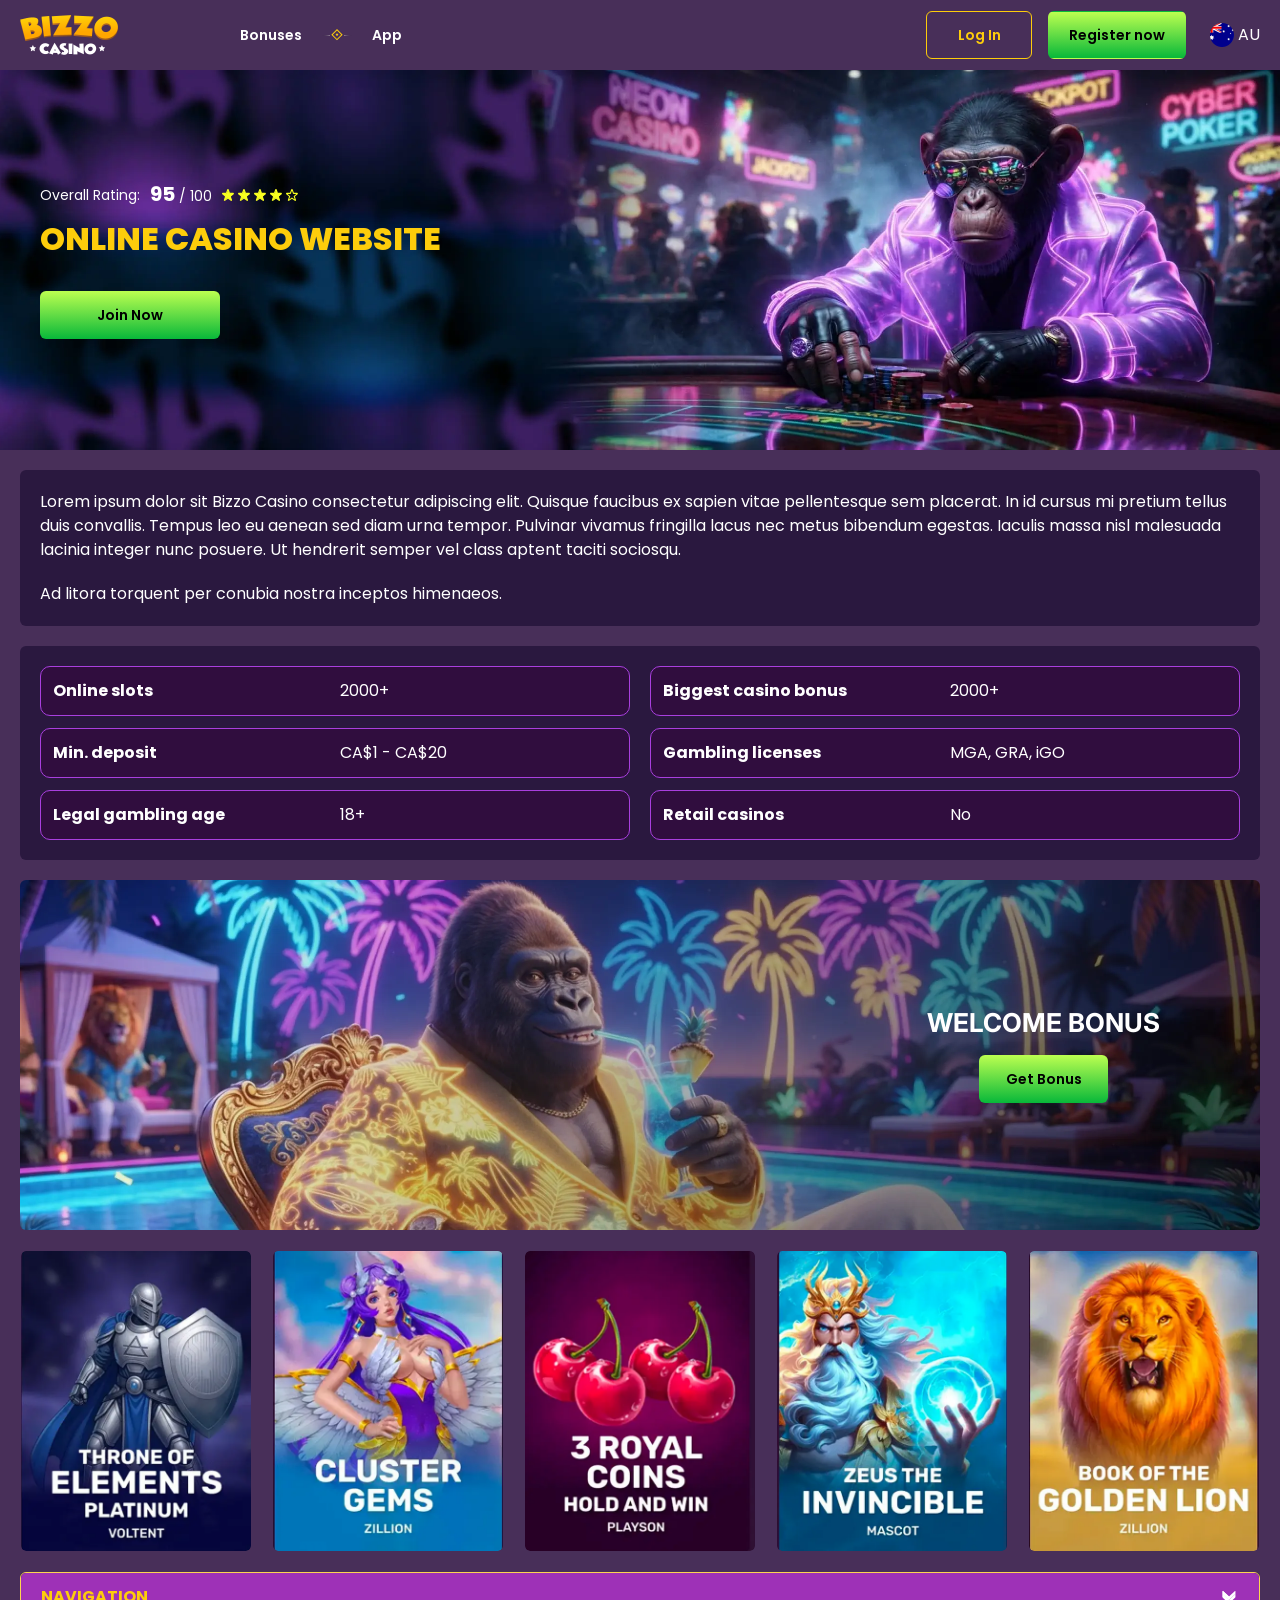
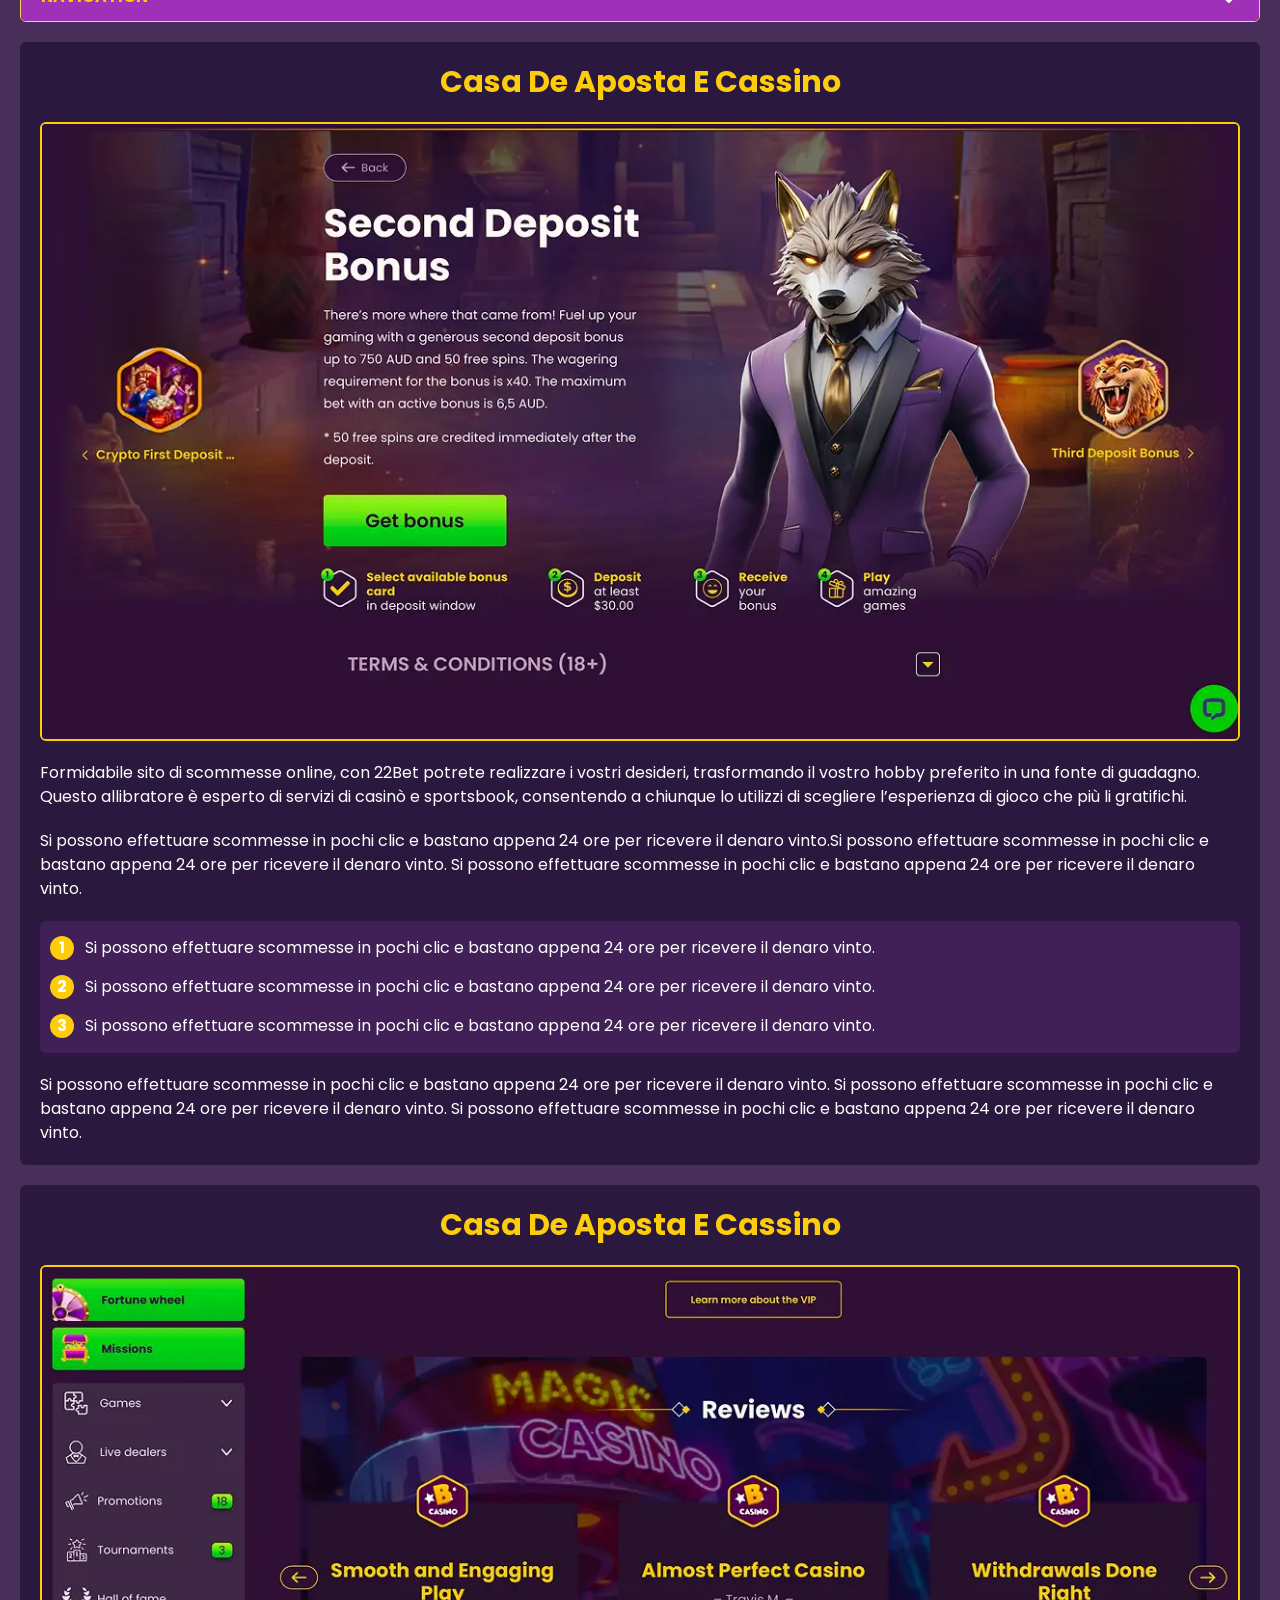
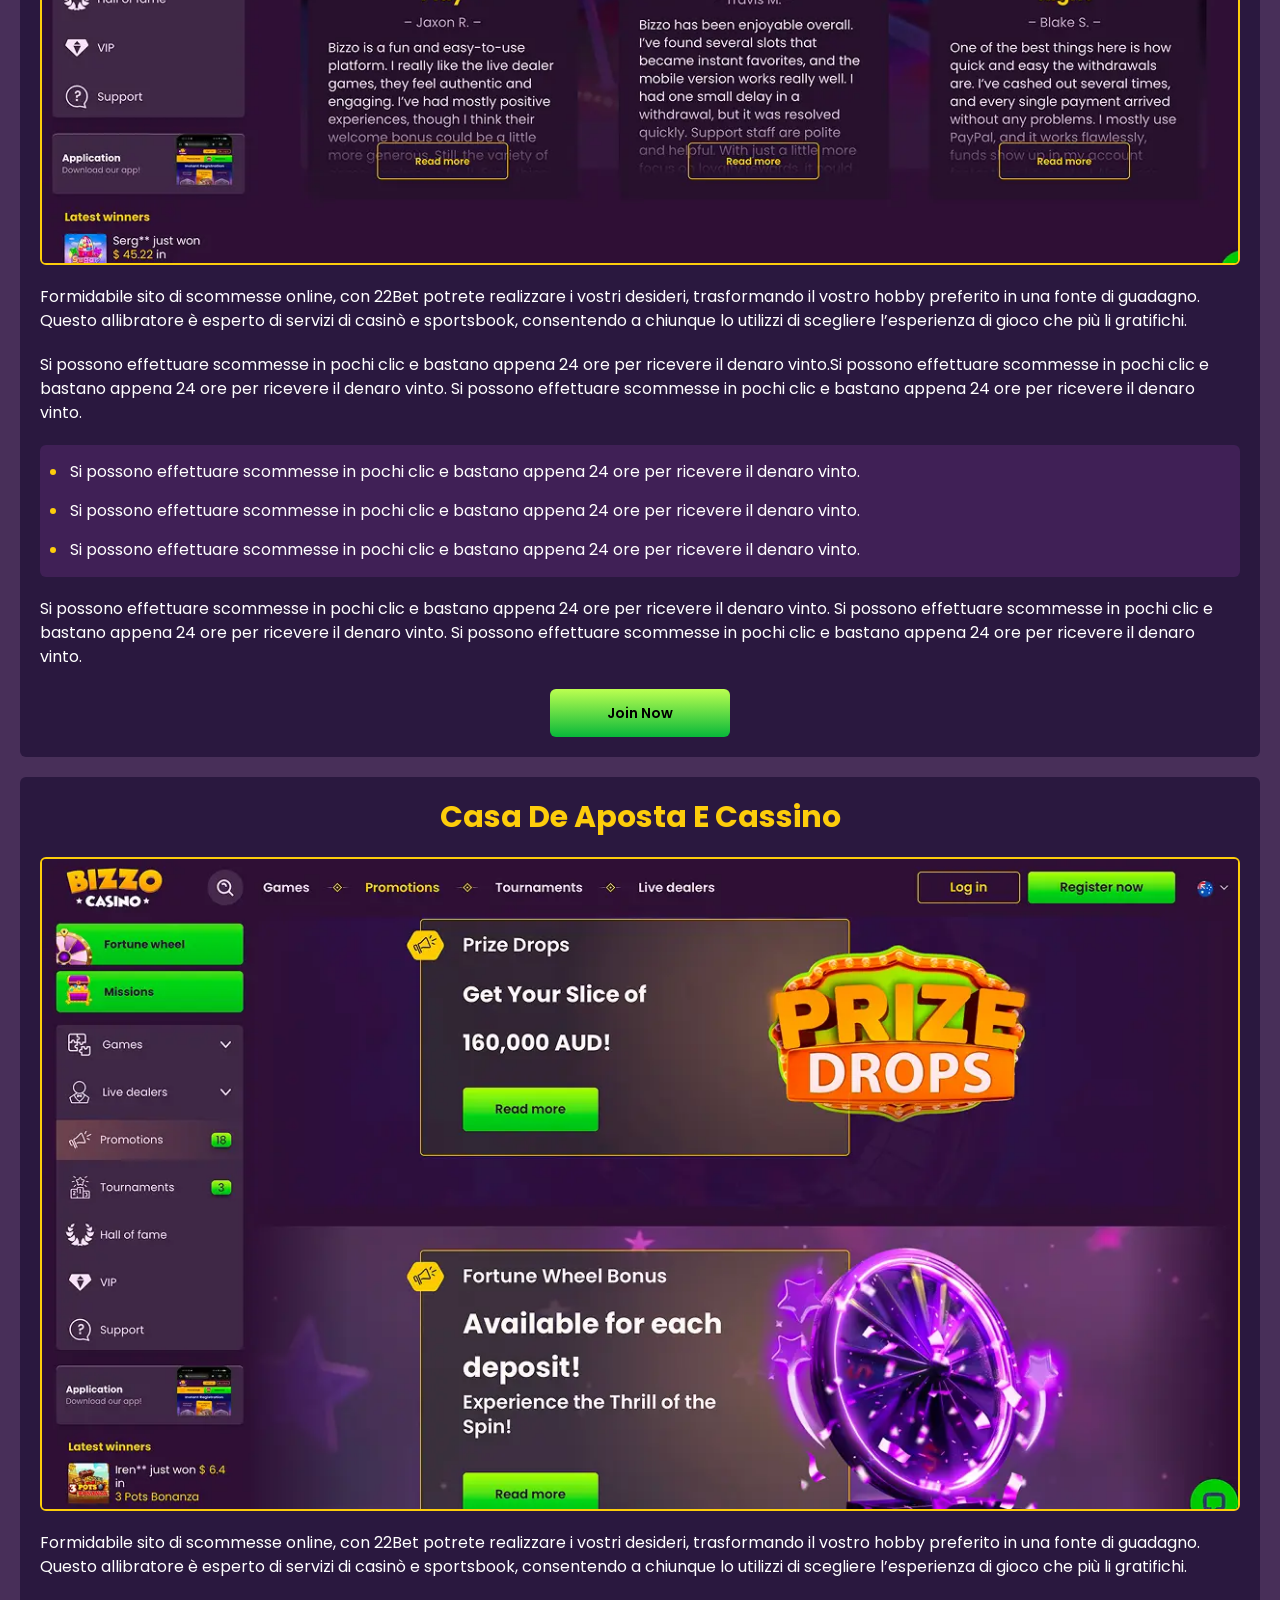
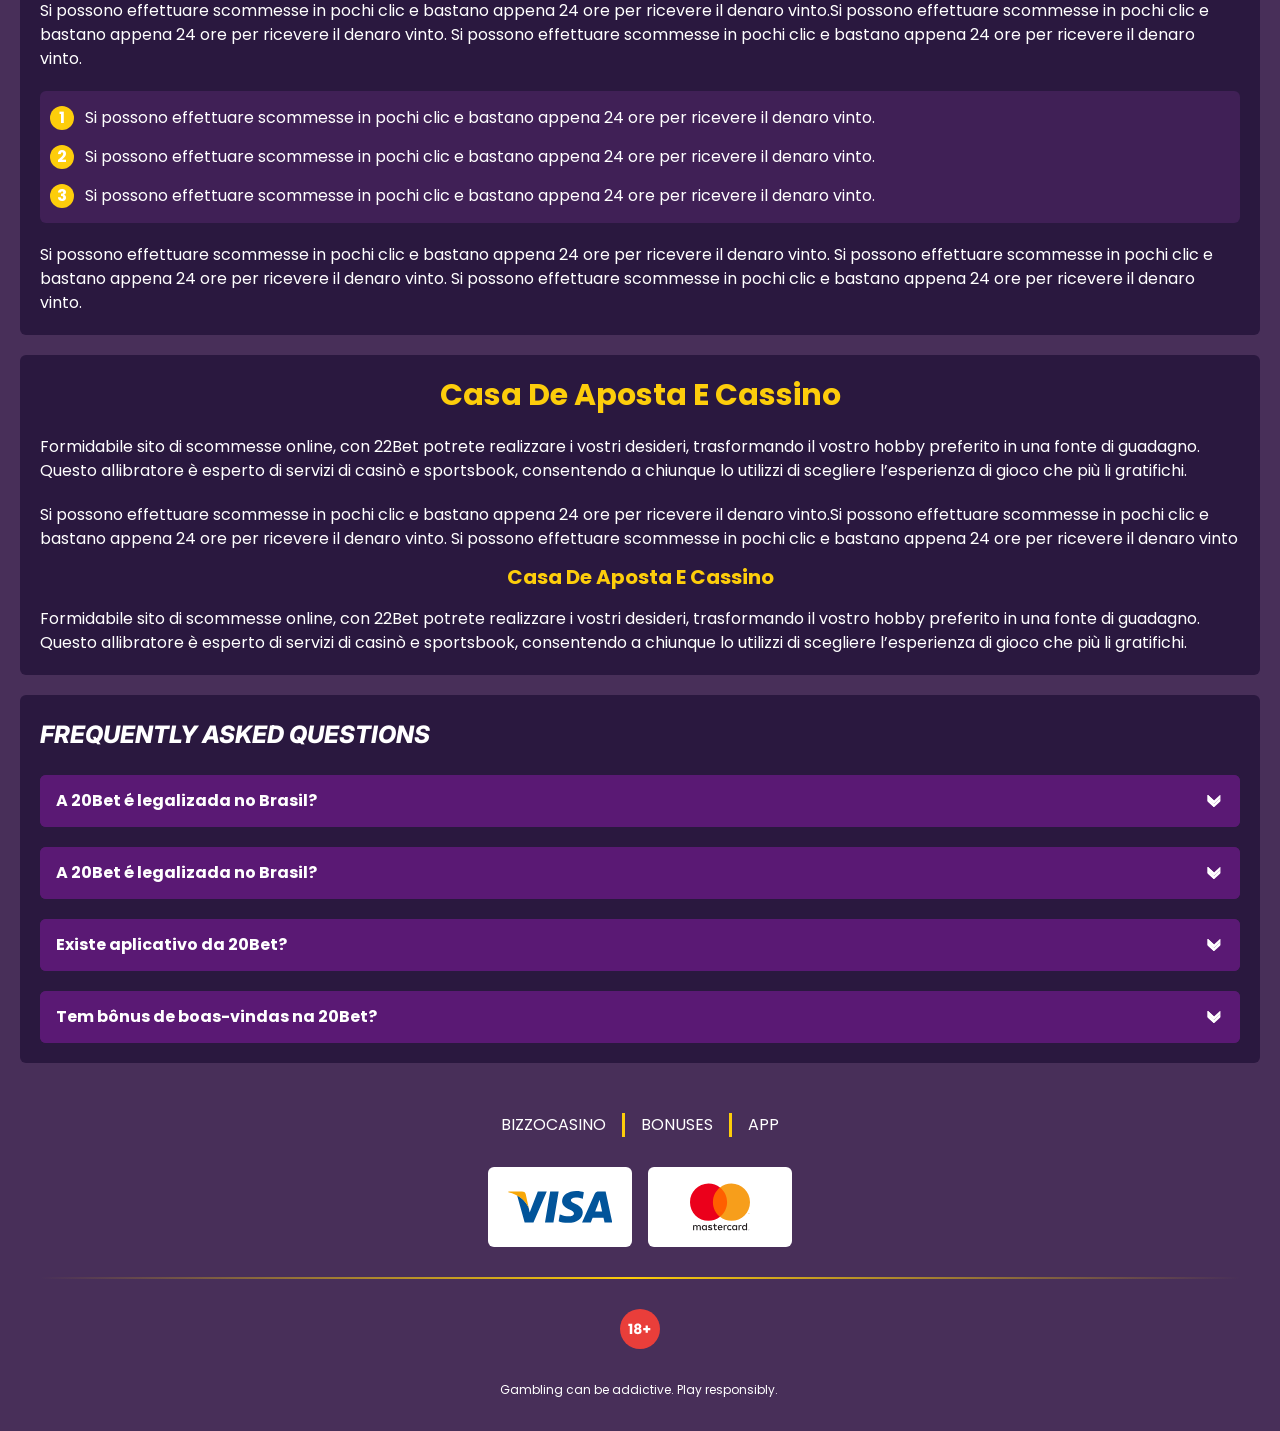
<file: index.html>
<!DOCTYPE html>
<html lang="en">
  <head>
    <meta charset="UTF-8" />
   
    <meta name="viewport" content="width=device-width, initial-scale=1.0" />
    <title>Bizzo Casino </title>
    <meta name="description" content />
    <meta property="og:site_name" content />
    <meta property="og:title" content />
    <meta property="og:type" content="website" />
    <meta property="og:url" content />
    <meta property="og:image" content />
    <meta property="og:image:alt" content />
    <meta property="og:locale" content="en" />
    <meta property="og:description" content />
    <link rel="preconnect" href="https://fonts.googleapis.com" />
    <link rel="preconnect" href="https://fonts.gstatic.com" crossorigin="anonymous" />
 <link href="https://fonts.googleapis.com/css2?family=Poppins:wght@100;200;300;400;500;600;700;800;900&display=swap" rel="stylesheet">
 <link href="https://fonts.googleapis.com/css2?family=Inter:wght@100..900&display=swap" rel="stylesheet">
 <link rel="stylesheet" href="./css/reset.css" />
    <link rel="stylesheet" href="./css/main.css" />
    <link rel="stylesheet" href="./css/media.css"/>
    <link rel="icon" href="./images/Group.png" type="image/x-icon"/>
    <script
    src="https://code.jquery.com/jquery-3.6.1.min.js"
    integrity="sha256-o88AwQnZB+VDvE9tvIXrMQaPlFFSUTR+nldQm1LuPXQ="
    crossorigin="anonymous"
  ></script>
  </head>
  <body>
    <header class="header">
      <section class="content header__content">
        <a href="./index.html" class="logo header__logo"
          ><img src="./images/logo.png" alt="logo" title
        /></a>
        <button class="header__btn-menu" >
          <svg width="16px" height="16px" viewBox="0 0 16 16" xmlns="http://www.w3.org/2000/svg">
              <rect y="0" width="16" height="3" rx="1.5"></rect>
              <rect y="6.5" width="16" height="3" rx="1.5"></rect>
              <rect y="13" width="16" height="3" rx="1.5"></rect>
            </svg>
        </button>

          <nav class="menu header__menu">
            <ul class="header__menu-list">
                
              <li class="" >
            
                <a href="./bonus.html" >
                <span>Bonuses</span>
              </a>
            
              </a>
            </li>
              <li>
                <a href="./app.html">
                 App
                </a>
              </li>
              
             
            </ul>
            <div class="header__button header__button-menu " >
              <a href="#" class="button  button__login-menu">log in</a>
              <a href="#" class="button button__menu">Register now</a>
            </div>
           
          </nav>
            <a href="#" class="button button__login">log in</a>
            <a href="#" class="button button__singup">Register now</a>
            <!-- <div id="clock" class="header__time">00:00</div> -->
            <a href="#" class="header__flag">
                <span><img src="./images/flag.png" alt="flag" title /></span>
              <span>au</span>
              </a>
      </section>
    </header>
     <main class="main home main-page">
        <section class=" hero hero__page">
           
            <div class="background">
              <img src="./images/main/bg-main.webp" alt="hero" title />
              
            </div>
            <div class="hero__wrapper">
              <div class="hero__data">
                <div class="hero__rating" >
                  <p>Overall Rating:</p>
                 
                  <span >
                    <span >95</span>
                  <span>/</span> 
                  <span >100</span>
                  
                  </span>
                  <div class="hero__ratingImg">
                    <img src="./images/rating-star.svg" alt="" title>
                    <img src="./images/rating-star.svg" alt="" title>
                    <img src="./images/rating-star.svg" alt="" title>
                    <img src="./images/rating-star.svg" alt="" title>
                    <img src="./images/rating-star1.svg" alt="" title>
                  </div>
                </div>
                <h1 class="title general hero__title">
                 Online Casino Website
                </h1>
                <!-- <p class="hero__text">The first thing that catches players' attention is the incredible simplicity of this casino.</p>
                -->
                <a href="#" class="button  hero__button">join now</a>
               
              </div>
             
            </div>
          </section>
      <section class="main__wrap main__wrap-page">
       
       <section class="content__wrapper content__wrapper-page">

         
        
       
          <section class="content article">
            <p>
             Lorem ipsum dolor sit Bizzo Casino consectetur adipiscing elit. Quisque faucibus ex sapien vitae pellentesque sem placerat. In id cursus mi pretium tellus duis convallis. Tempus leo eu aenean sed diam urna tempor. Pulvinar vivamus fringilla lacus nec metus bibendum egestas. Iaculis massa nisl malesuada lacinia integer nunc posuere. Ut hendrerit semper vel class aptent taciti sociosqu.
            </p>
            <p>
             Ad litora torquent per conubia nostra inceptos himenaeos.
            </p>
          </section>
      <section class="content features">
           
              <table class="features__table">
               <tbody class="features__group">
                 
                   <tr>
                   <td>Online slots</td>
                   <td>2000+</td>
                  </tr>
                  <tr>
                   <td>Biggest casino bonus</td>
                   <td>2000+</td>
                  </tr>
                  <tr>
                   <td>Min. deposit</td>
                   <td>CA$1 - CA$20</td>
                  </tr>
              
                     <tr>
                     <td>Gambling licenses</td>
                     <td>MGA, GRA, iGO</td>
                   </tr>
                   <tr>
                     <td>Legal gambling age</td>
                     <td>18+</td>
                   </tr>
                   <tr>
                     <td>Retail casinos</td>
                     <td>No</td>
                   </tr>
                
               </tbody>
             </table>
            
         
           </section>  

        
             
             <section class="content banner banner-main">
            <div class="background ">
              
              <img src="./images/main/banner-main.webp" alt="banner" title />
              
            </div>
            <div class="banner__info">
              
              <h2 class="title high banner__title-main">
             Welcome Bonus
              </h2>
            <!-- <p class="banner__subtitle">50% up to A$700 + 35 Free spins</p> -->
              <a href="#" class="button banner__button">Get  Bonus</a>
            </div>
          </section>
          
           <section class="content casino">
           
              <ul class="casino__list ">
                <li class="casino__item">
                    <a href="#"><div class="casino__wrapper">
                      <img class="casino__img" src="./images/main/card-main1.webp" alt="" title>
                    <div class="casino__hover casino__hover-live">
                        
                        <div class="casino-box">
                            
                        <span  class="button  casino__buttons">Play now</span>
                        </div>
                    </div>
                    </div>
                    </a>
                </li>
                <li class="casino__item">
                  <a href="#"><div class="casino__wrapper">
                      <img class="casino__img" src="./images/main/card-main2.webp" alt="" title>
                    <div class="casino__hover casino__hover-live">
                        
                        <div class="casino-box">
                            
                        <span  class="button  casino__buttons">Play now</span>
                        </div>
                    </div>
                    </div>
                    </a>
              </li>
              <li class="casino__item">
              <a href="#"><div class="casino__wrapper">
                      <img class="casino__img" src="./images/main/card-main3.webp" alt="" title>
                    <div class="casino__hover casino__hover-live">
                        
                        <div class="casino-box">
                            
                        <span  class="button  casino__buttons">Play now</span>
                        </div>
                    </div>
                    </div>
                    </a>
            </li>
             <li class="casino__item">
                <a href="#"><div class="casino__wrapper">
                      <img class="casino__img" src="./images/main/card-main4.webp" alt="" title>
                    <div class="casino__hover casino__hover-live">
                        
                        <div class="casino-box">
                            
                        <span  class="button  casino__buttons">Play now</span>
                        </div>
                    </div>
                    </div>
                    </a>
            </li>
             <li class="casino__item">
                <a href="#"><div class="casino__wrapper">
                      <img class="casino__img" src="./images/main/card-main5.webp" alt="" title>
                    <div class="casino__hover casino__hover-live">
                        
                        <div class="casino-box">
                            
                        <span  class="button  casino__buttons">Play now</span>
                        </div>
                    </div>
                    </div>
                    </a>
            </li>
            
              </ul>
         </section>
              <section class="content menu-review__content">
              

            
                <div class="menu__review-desk menu__review-content">Navigation</div>
                <ul class="menu__review menu__review-list">
                  <li><a href="#">Lorem ipsum dolor sit</a></li>
                    <li><a href="#">Amet consectetur adipiscing</a></li>
                      <li><a href="#">Quisque faucibus ex sapien vitae</a></li>
                        <li><a href="#">Ut hendrerit sempero</a></li>
                          <li><a href="#">Pulvinar vivamus fringilla</a></li>
                           <li><a href="#">Ad litora torquent per conubia</a></li>
                         
                          
                </ul>
             
          
          </section>
          
        
          <section class="content article">
            <h2 class="title high article__title">Casa de Aposta e Cassino</h2>
             <div class="images">
              <img src="./images/main/image1-main.webp" alt="banner" title />
            </div>
            <p>
             Formidabile sito di scommesse online, con 22Bet potrete realizzare i vostri desideri, trasformando il vostro hobby preferito in una fonte di guadagno. Questo allibratore è esperto di servizi di casinò e sportsbook, consentendo a chiunque lo utilizzi di scegliere l’esperienza di gioco che più li gratifichi.
            </p>
            <p>
             Si possono effettuare scommesse in pochi clic e bastano appena 24 ore per ricevere il denaro vinto.Si possono effettuare scommesse in pochi clic e bastano appena 24 ore per ricevere il denaro vinto. Si possono effettuare scommesse in pochi clic e bastano appena 24 ore per ricevere il denaro vinto.
            </p>
           <ol>
              <li>Si possono effettuare scommesse in pochi clic e bastano appena 24 ore per ricevere il denaro vinto.</li>
              <li>Si possono effettuare scommesse in pochi clic e bastano appena 24 ore per ricevere il denaro vinto.</li>
              <li>Si possono effettuare scommesse in pochi clic e bastano appena 24 ore per ricevere il denaro vinto.</li>
            </ol>
            <p>Si possono effettuare scommesse in pochi clic e bastano appena 24 ore per ricevere il denaro vinto. Si possono effettuare scommesse in pochi clic e bastano appena 24 ore per ricevere il denaro vinto. Si possono effettuare scommesse in pochi clic e bastano appena 24 ore per ricevere il denaro vinto.</p>
          </section>
           <section class="content article">
            <h2 class="title high article__title">Casa de Aposta e Cassino</h2>
             <div class="images">
              <img src="./images/main/image2-main.webp" alt="banner" title />
            </div>
            <p>
             Formidabile sito di scommesse online, con 22Bet potrete realizzare i vostri desideri, trasformando il vostro hobby preferito in una fonte di guadagno. Questo allibratore è esperto di servizi di casinò e sportsbook, consentendo a chiunque lo utilizzi di scegliere l’esperienza di gioco che più li gratifichi.
            </p>
            <p>
             Si possono effettuare scommesse in pochi clic e bastano appena 24 ore per ricevere il denaro vinto.Si possono effettuare scommesse in pochi clic e bastano appena 24 ore per ricevere il denaro vinto. Si possono effettuare scommesse in pochi clic e bastano appena 24 ore per ricevere il denaro vinto.
            </p>
           <ul>
              <li>Si possono effettuare scommesse in pochi clic e bastano appena 24 ore per ricevere il denaro vinto.</li>
              <li>Si possono effettuare scommesse in pochi clic e bastano appena 24 ore per ricevere il denaro vinto.</li>
              <li>Si possono effettuare scommesse in pochi clic e bastano appena 24 ore per ricevere il denaro vinto.</li>
            </ul>
            <p>Si possono effettuare scommesse in pochi clic e bastano appena 24 ore per ricevere il denaro vinto. Si possono effettuare scommesse in pochi clic e bastano appena 24 ore per ricevere il denaro vinto. Si possono effettuare scommesse in pochi clic e bastano appena 24 ore per ricevere il denaro vinto.</p>
         <a href="#" class="button">join now</a>
          </section>
           <section class="content article">
            <h2 class="title high article__title">Casa de Aposta e Cassino</h2>
             <div class="images">
              <img src="./images/main/image3-main.webp" alt="banner" title />
            </div>
            <p>
             Formidabile sito di scommesse online, con 22Bet potrete realizzare i vostri desideri, trasformando il vostro hobby preferito in una fonte di guadagno. Questo allibratore è esperto di servizi di casinò e sportsbook, consentendo a chiunque lo utilizzi di scegliere l’esperienza di gioco che più li gratifichi.
            </p>
            <p>
             Si possono effettuare scommesse in pochi clic e bastano appena 24 ore per ricevere il denaro vinto.Si possono effettuare scommesse in pochi clic e bastano appena 24 ore per ricevere il denaro vinto. Si possono effettuare scommesse in pochi clic e bastano appena 24 ore per ricevere il denaro vinto.
            </p>
           <ol>
              <li>Si possono effettuare scommesse in pochi clic e bastano appena 24 ore per ricevere il denaro vinto.</li>
              <li>Si possono effettuare scommesse in pochi clic e bastano appena 24 ore per ricevere il denaro vinto.</li>
              <li>Si possono effettuare scommesse in pochi clic e bastano appena 24 ore per ricevere il denaro vinto.</li>
            </ol>
            <p>Si possono effettuare scommesse in pochi clic e bastano appena 24 ore per ricevere il denaro vinto. Si possono effettuare scommesse in pochi clic e bastano appena 24 ore per ricevere il denaro vinto. Si possono effettuare scommesse in pochi clic e bastano appena 24 ore per ricevere il denaro vinto.</p>
          </section>
           <section class="content article">
            <h2 class="title high article__title">Casa de Aposta e Cassino</h2>
            <p>Formidabile sito di scommesse online, con 22Bet potrete realizzare i vostri desideri, trasformando il vostro hobby preferito in una fonte di guadagno. Questo allibratore è esperto di servizi di casinò e sportsbook, consentendo a chiunque lo utilizzi di scegliere l’esperienza di gioco che più li gratifichi.</p>
            <p>Si possono effettuare scommesse in pochi clic e bastano appena 24 ore per ricevere il denaro vinto.Si possono effettuare scommesse in pochi clic e bastano appena 24 ore per ricevere il denaro vinto. Si possono effettuare scommesse in pochi clic e bastano appena 24 ore per ricevere il denaro vinto</p>
            <h3>Casa de Aposta e Cassino</h3>
            <p>Formidabile sito di scommesse online, con 22Bet potrete realizzare i vostri desideri, trasformando il vostro hobby preferito in una fonte di guadagno. Questo allibratore è esperto di servizi di casinò e sportsbook, consentendo a chiunque lo utilizzi di scegliere l’esperienza di gioco che più li gratifichi.</p>
           </section>

          <section class="content faq">
            <h2 class="title high faq__title">Frequently Asked Questions</h2>
            <ol class="faq__list " >
              <li class="faq__item"  >
                <h3 class="title medium faq__subtitle js-button-expander js-button-expander--faq"  >A 20Bet é legalizada no Brasil?
                 </h3>
                <div  class="faq__answer js-expand-content js-expand-content--faq" >
                  <p  >
                    Sim, a casa de apostas tem licença emitida por Curaçao, que é reconhecida no Brasil e a permite atuar por aqui.
                  </p>
                </div>
              </li>
              <li class="faq__item"  >
                <h3 class="title medium faq__subtitle js-button-expander js-button-expander--faq"  >A 20Bet é legalizada no Brasil?</h3>
                <div class="faq__answer js-expand-content js-expand-content--faq" >
                  <p  >
                    Sim, a casa de apostas tem licença emitida por Curaçao, que é reconhecida no Brasil e a permite atuar por aqui.
                  </p>
                </div>
              </li> 
              <li class="faq__item"  >
                <h3 class="title medium faq__subtitle js-button-expander js-button-expander--faq"  >Existe aplicativo da 20Bet?</h3>
                <div class="faq__answer js-expand-content js-expand-content--faq" >
                  <p  >
                   Sim, disponível para sistemas operacionais iOS e Android.
                  </p>
                </div>
              </li> 
              <li class="faq__item"  >
                <h3 class="title medium faq__subtitle js-button-expander js-button-expander--faq"  >Tem bônus de boas-vindas na 20Bet?</h3>
                <div class="faq__answer js-expand-content js-expand-content--faq" >
                  <p  >
                   O pacote especial para novos usuários da 20Bet paga 100% sobre o primeiro depósito, com limite de 600 BRL.
                  </p>
                </div>
              </li> 
             
            </ol>
          </section>
          
        </section> 
      
        <div class=""  onclick="scrollToTop()">
          <button class="main__arrow" id="scrollToTopBtn"></button>
        </div> 
        
      </section>
    </main> 
     <footer class=" footer ">
      <section class="content footer__content">
        <ul class="footer__menu">
         <li><a href="/">BizzoCasino</a></li>
         <li><a href="./bonus.html">bonuses</a></li>
         <li><a href="./app.html">app</a></li>
         
        </ul>
       
          <ul class="footer__cards-list">
           
            <li>
              <a href="#"
                ><img src="./images/footer-img1.svg" alt="card" title
              /></a>
            </li>
           <li>
              <a href="#"
                ><img src="./images/footer-img2.svg" alt="card" title
              /></a>
            </li> 
          </ul>
       
        <div class="footer__wrapp">
          <div class="footer__text">
           
            <p>Gambling can be addictive. Play responsibly.  
</p>
           
          </div>
          <div class="footer__age">
            <img src="./images/age.svg" alt="age" title />
          </div>
        </div>
      
      </section>
    </footer>
    <script src="./js/arrowUp.js" defer></script>
    <script src="./js/sidebar.js" defer></script>
    <script src="./js/expander.js" defer></script>
    <script src="./js/mobile-menu.js" defer></script>
    <!-- <script src="./js/clock.js" defer></script> -->
  </body>
</html>
</file>
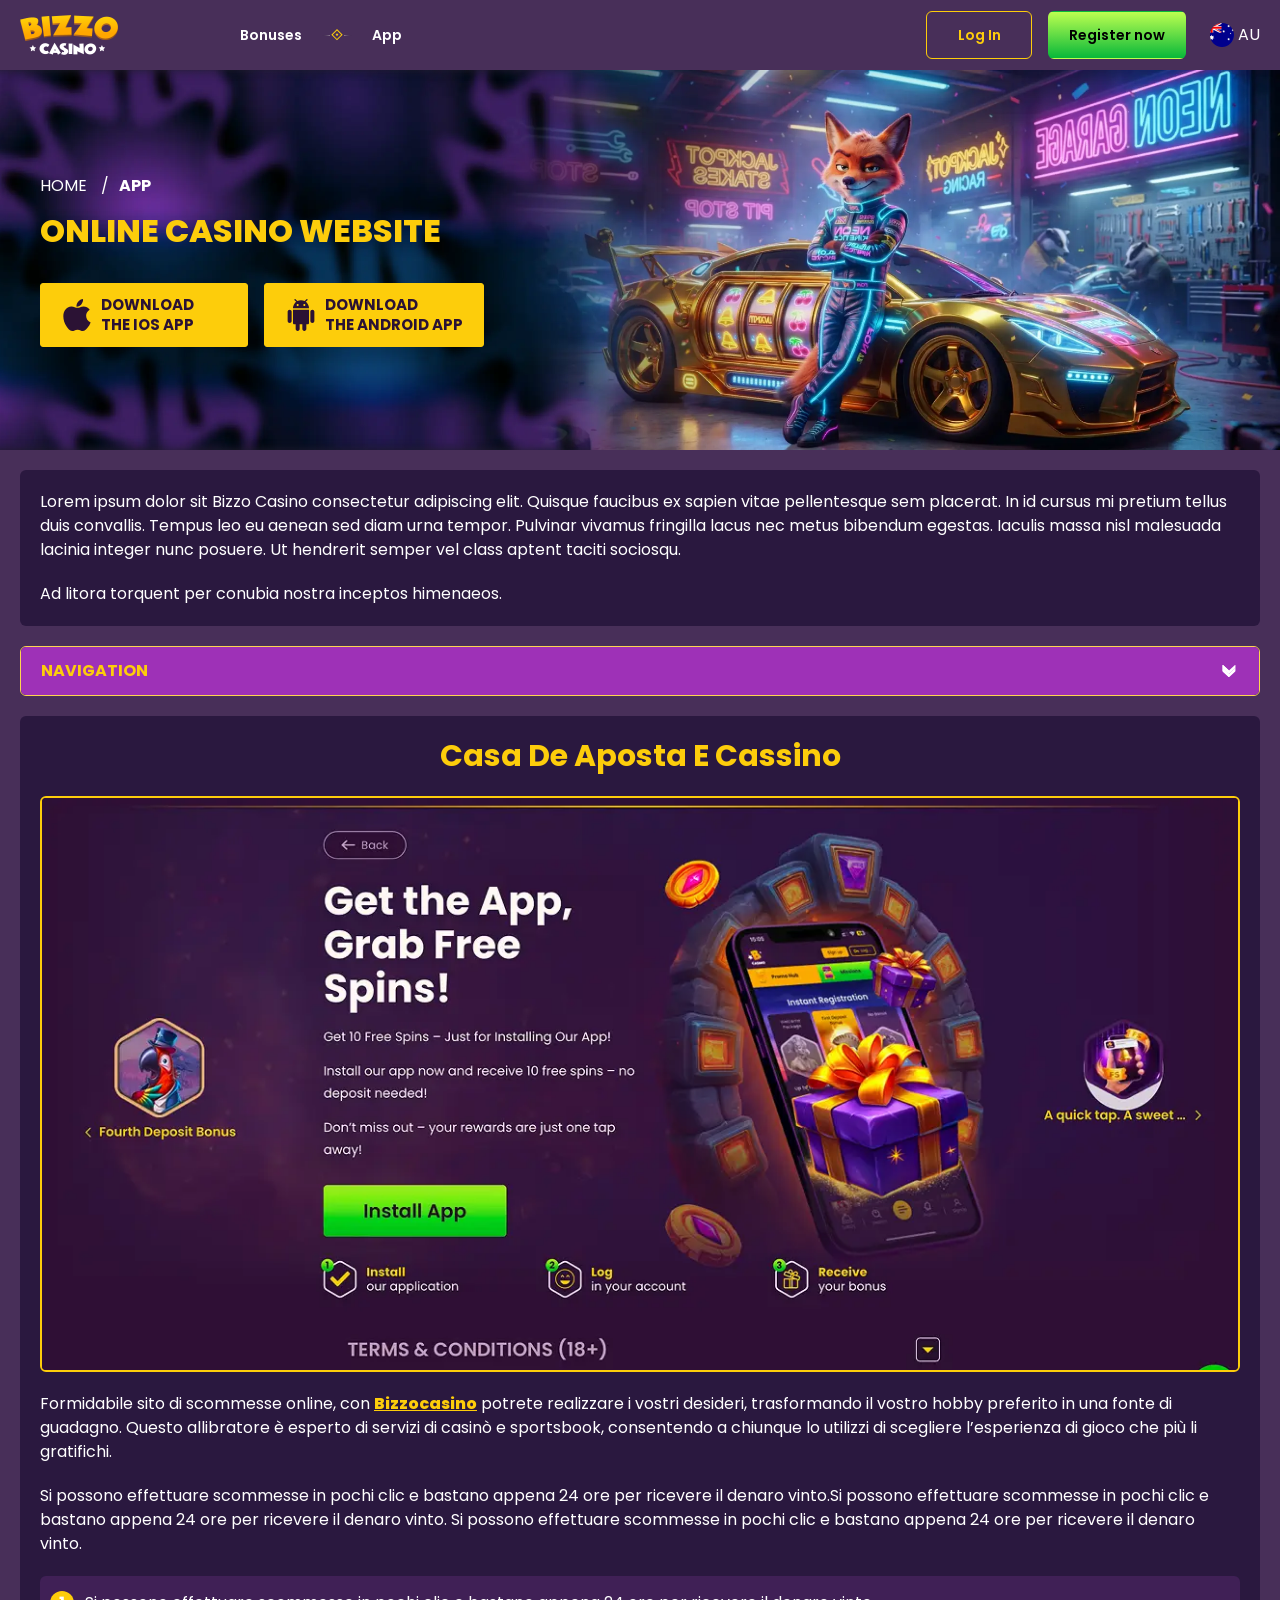
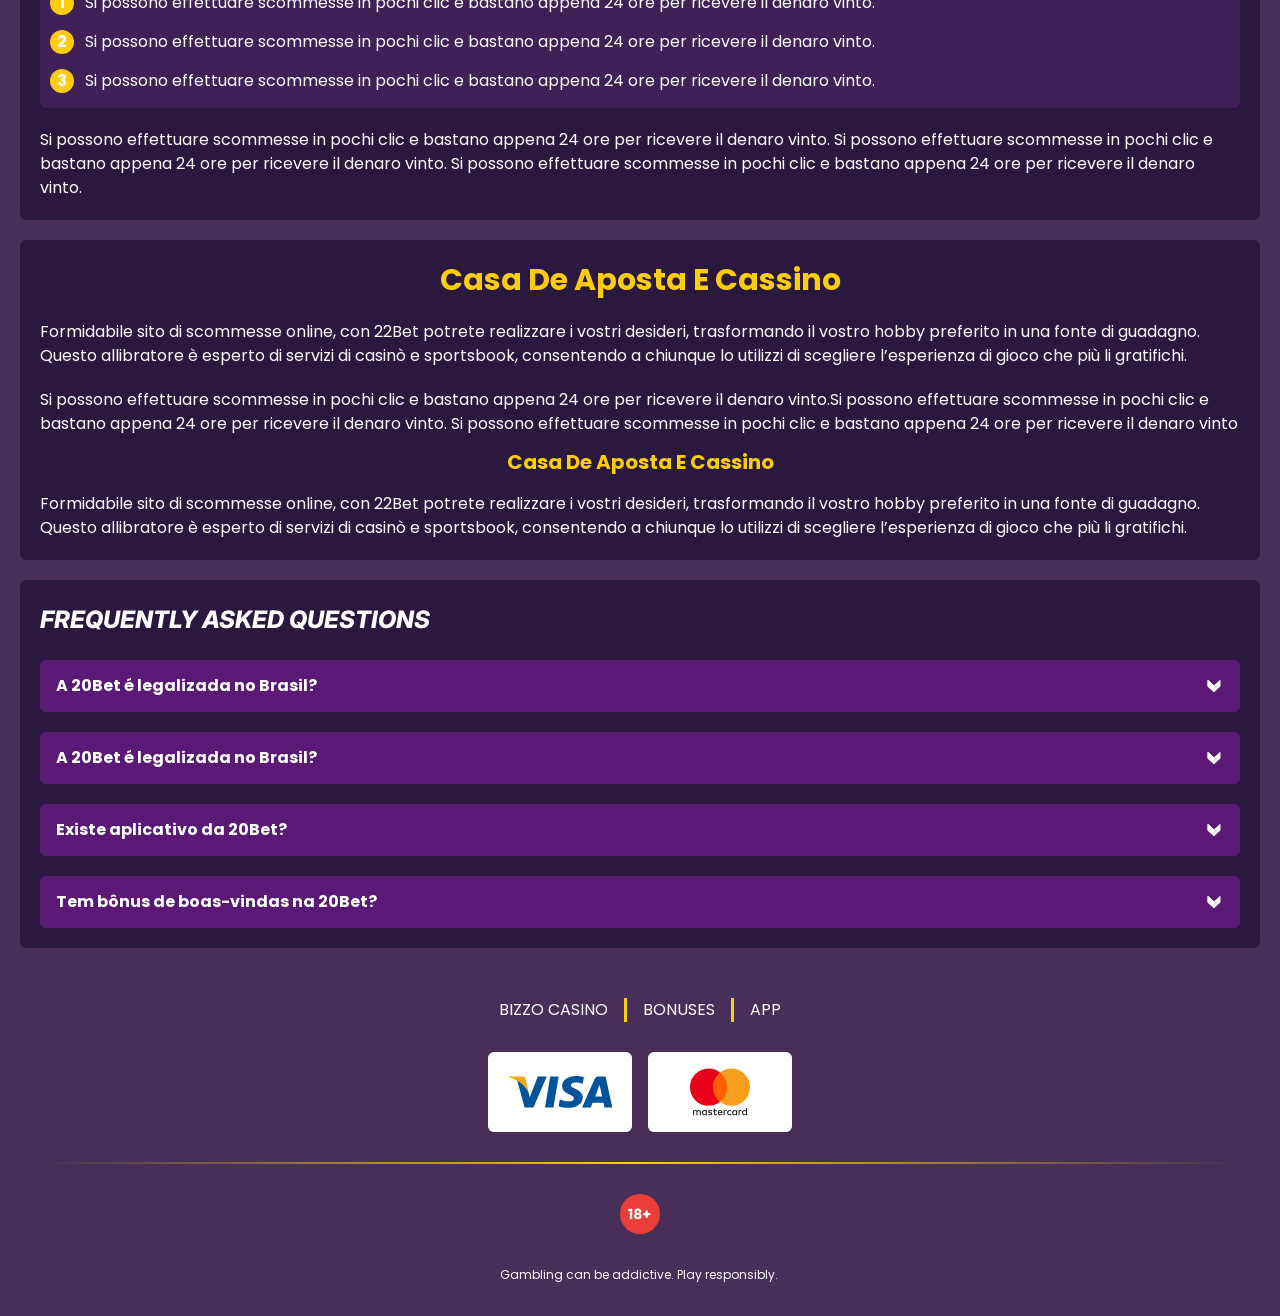
<file: app.html>
<!DOCTYPE html>
<html lang="en">
  <head>
    <meta charset="UTF-8" />
   
    <meta name="viewport" content="width=device-width, initial-scale=1.0" />
    <title>Bizzo Casino </title>
    <meta name="description" content />
    <meta property="og:site_name" content />
    <meta property="og:title" content />
    <meta property="og:type" content="website" />
    <meta property="og:url" content />
    <meta property="og:image" content />
    <meta property="og:image:alt" content />
    <meta property="og:locale" content="en" />
    <meta property="og:description" content />
    <link rel="preconnect" href="https://fonts.googleapis.com" />
    <link rel="preconnect" href="https://fonts.gstatic.com" crossorigin="anonymous" />
 <link href="https://fonts.googleapis.com/css2?family=Poppins:wght@100;200;300;400;500;600;700;800;900&display=swap" rel="stylesheet">
<link href="https://fonts.googleapis.com/css2?family=Inter:wght@100..900&display=swap" rel="stylesheet">
   <link rel="stylesheet" href="./css/reset.css" />
    <link rel="stylesheet" href="./css/main.css" />
    <link rel="stylesheet" href="./css/media.css"/>
    <link rel="icon" href="./images/Group.png" type="image/x-icon"/>
    <script
    src="https://code.jquery.com/jquery-3.6.1.min.js"
    integrity="sha256-o88AwQnZB+VDvE9tvIXrMQaPlFFSUTR+nldQm1LuPXQ="
    crossorigin="anonymous"
  ></script>
  </head>
  <body>
    <header class="header">
      <section class="content header__content">
        <a href="./index.html" class="logo header__logo"
          ><img src="./images/logo.png" alt="logo" title
        /></a>
        <button class="header__btn-menu" >
          <svg width="16px" height="16px" viewBox="0 0 16 16" xmlns="http://www.w3.org/2000/svg">
              <rect y="0" width="16" height="3" rx="1.5"></rect>
              <rect y="6.5" width="16" height="3" rx="1.5"></rect>
              <rect y="13" width="16" height="3" rx="1.5"></rect>
            </svg>
        </button>

          <nav class="menu header__menu">
           <ul class="header__menu-list">
                
              <li class="" >
            
                <a href="./bonus.html" >
                <span>Bonuses</span>
              </a>
            
              </a>
            </li>
              <li>
                <a href="./app.html">
                 App
                </a>
              </li>
              
             
            </ul>
            <div class="header__button header__button-menu " >
              <a href="#" class="button  button__login-menu">log in</a>
              <a href="#" class="button button__menu">Register now</a>
            </div>
           
          </nav>
            <a href="#" class="button button__login">log in</a>
            <a href="#" class="button button__singup">Register now</a>
            <!-- <div id="clock" class="header__time">00:00</div> -->
            <a href="#" class="header__flag">
                <span><img src="./images/flag.png" alt="flag" title /></span>
                <span>au</span>
              </a>
      </section>
    </header>
     <main class="main home main-page">
        <section class=" hero hero__page">
           
            <div class="background ">
              <img src="./images/app/bg-app.webp" alt="hero" title />
              
            </div>
            <div class="hero__wrapper hero__wrapper-page">
              <div class="hero__data hero__data-bonus">
                <ul
                class="breadcrumbs "
                
              >
                <li
                  
                >
                  <a href="#" >
                    <span >Home</span></a
                  >
                 
                </li>
                <li
                  
                >
                  <a href="/" > <span >App</span></a>
                 
                </li>
              </ul>
                <h1 class="title general hero__title">
                  Online Casino Website
                </h1>
                 <!-- <p class="hero__text">The first thing that catches players' attention is the incredible simplicity of this casino.</p>
                -->
              <div class="banner__content banner__content-app">
             
                  <a href="#" class="banner__btn banner__btn-app">
                    <img src="./images/app/apple.svg" alt="icon" title>
                   Download  </br> the
IOS app
                  </a>
                  <a href="#" class="banner__btn banner__btn-android"
                    > <img src="./images/app/android.svg" alt="icon" title>Download  </br> the
 Android app</a
                  >
                </div>
              </div>
             
            </div>
          </section>
      <section class="main__wrap main__wrap-page">
       
       <section class="content__wrapper content__wrapper-page">

         
        
       
          <section class="content article">
            <p>
             Lorem ipsum dolor sit Bizzo Casino consectetur adipiscing elit. Quisque faucibus ex sapien vitae pellentesque sem placerat. In id cursus mi pretium tellus duis convallis. Tempus leo eu aenean sed diam urna tempor. Pulvinar vivamus fringilla lacus nec metus bibendum egestas. Iaculis massa nisl malesuada lacinia integer nunc posuere. Ut hendrerit semper vel class aptent taciti sociosqu.
            </p>
            <p>
             Ad litora torquent per conubia nostra inceptos himenaeos.
            </p>
          </section>
         
       <section class="content menu-review__content">
              

            
                <div class="menu__review-desk menu__review-content">Navigation</div>
                <ul class="menu__review menu__review-list">
                  <li><a href="#">Lorem ipsum dolor sit</a></li>
                    <li><a href="#">Amet consectetur adipiscing</a></li>
                      <li><a href="#">Quisque faucibus ex sapien vitae</a></li>
                        <li><a href="#">Ut hendrerit sempero</a></li>
                          <li><a href="#">Pulvinar vivamus fringilla</a></li>
                           <li><a href="#">Ad litora torquent per conubia</a></li>
                         
                          
                </ul>
             
          
          </section>
        
          <section class="content article">
            <h2 class="title high article__title">Casa de Aposta e Cassino</h2>
             <div class="images">
              <img src="./images/app/image1-app.webp" alt="banner" title />
            </div>
            <p>
             Formidabile sito di scommesse online, con <a href="#">Bizzocasino</a> potrete realizzare i vostri desideri, trasformando il vostro hobby preferito in una fonte di guadagno. Questo allibratore è esperto di servizi di casinò e sportsbook, consentendo a chiunque lo utilizzi di scegliere l’esperienza di gioco che più li gratifichi.
            </p>
            <p>
             Si possono effettuare scommesse in pochi clic e bastano appena 24 ore per ricevere il denaro vinto.Si possono effettuare scommesse in pochi clic e bastano appena 24 ore per ricevere il denaro vinto. Si possono effettuare scommesse in pochi clic e bastano appena 24 ore per ricevere il denaro vinto.
            </p>
           <ol>
              <li>Si possono effettuare scommesse in pochi clic e bastano appena 24 ore per ricevere il denaro vinto.</li>
              <li>Si possono effettuare scommesse in pochi clic e bastano appena 24 ore per ricevere il denaro vinto.</li>
              <li>Si possono effettuare scommesse in pochi clic e bastano appena 24 ore per ricevere il denaro vinto.</li>
            </ol>
            <p>Si possono effettuare scommesse in pochi clic e bastano appena 24 ore per ricevere il denaro vinto. Si possono effettuare scommesse in pochi clic e bastano appena 24 ore per ricevere il denaro vinto. Si possono effettuare scommesse in pochi clic e bastano appena 24 ore per ricevere il denaro vinto.</p>
          </section>
         
         
           <section class="content article">
            <h2 class="title high article__title">Casa de Aposta e Cassino</h2>
            <p>Formidabile sito di scommesse online, con 22Bet potrete realizzare i vostri desideri, trasformando il vostro hobby preferito in una fonte di guadagno. Questo allibratore è esperto di servizi di casinò e sportsbook, consentendo a chiunque lo utilizzi di scegliere l’esperienza di gioco che più li gratifichi.</p>
            <p>Si possono effettuare scommesse in pochi clic e bastano appena 24 ore per ricevere il denaro vinto.Si possono effettuare scommesse in pochi clic e bastano appena 24 ore per ricevere il denaro vinto. Si possono effettuare scommesse in pochi clic e bastano appena 24 ore per ricevere il denaro vinto</p>
            <h3>Casa de Aposta e Cassino</h3>
            <p>Formidabile sito di scommesse online, con 22Bet potrete realizzare i vostri desideri, trasformando il vostro hobby preferito in una fonte di guadagno. Questo allibratore è esperto di servizi di casinò e sportsbook, consentendo a chiunque lo utilizzi di scegliere l’esperienza di gioco che più li gratifichi.</p>
           </section>

          <section class="content faq">
            <h2 class="title high faq__title">Frequently Asked Questions</h2>
            <ul class="faq__list " >
              <li class="faq__item"  >
                <h3 class="title medium faq__subtitle js-button-expander js-button-expander--faq"  >A 20Bet é legalizada no Brasil?
                 </h3>
                <div  class="faq__answer js-expand-content js-expand-content--faq" >
                  <p  >
                    Sim, a casa de apostas tem licença emitida por Curaçao, que é reconhecida no Brasil e a permite atuar por aqui.
                  </p>
                </div>
              </li>
              <li class="faq__item"  >
                <h3 class="title medium faq__subtitle js-button-expander js-button-expander--faq"  >A 20Bet é legalizada no Brasil?</h3>
                <div class="faq__answer js-expand-content js-expand-content--faq" >
                  <p  >
                    Sim, a casa de apostas tem licença emitida por Curaçao, que é reconhecida no Brasil e a permite atuar por aqui.
                  </p>
                </div>
              </li> 
              <li class="faq__item"  >
                <h3 class="title medium faq__subtitle js-button-expander js-button-expander--faq"  >Existe aplicativo da 20Bet?</h3>
                <div class="faq__answer js-expand-content js-expand-content--faq" >
                  <p  >
                   Sim, disponível para sistemas operacionais iOS e Android.
                  </p>
                </div>
              </li> 
              <li class="faq__item"  >
                <h3 class="title medium faq__subtitle js-button-expander js-button-expander--faq"  >Tem bônus de boas-vindas na 20Bet?</h3>
                <div class="faq__answer js-expand-content js-expand-content--faq" >
                  <p  >
                   O pacote especial para novos usuários da 20Bet paga 100% sobre o primeiro depósito, com limite de 600 BRL.
                  </p>
                </div>
              </li> 
             
            </ul>
          </section>
          
        </section> 
      
        <div class=""  onclick="scrollToTop()">
          <button class="main__arrow" id="scrollToTopBtn"></button>
        </div> 
        
      </section>
    </main> 
 <footer class=" footer ">
      <section class="content footer__content">
        <ul class="footer__menu">
         <li><a href="/">Bizzo Casino</a></li>
         <li><a href="./bonus.html">bonuses</a></li>
         <li><a href="./app.html">app</a></li>
         
        </ul>
       
          <ul class="footer__cards-list">
           
            <li>
              <a href="#"
                ><img src="./images/footer-img1.svg" alt="card" title
              /></a>
            </li>
           <li>
              <a href="#"
                ><img src="./images/footer-img2.svg" alt="card" title
              /></a>
            </li>
          </ul>
       
        <div class="footer__wrapp">
          <div class="footer__text">
           
            <p>Gambling can be addictive. Play responsibly. 
</p>
           
          </div>
          <div class="footer__age">
            <img src="./images/age.svg" alt="age" title />
          </div>
        </div>
      
      </section>
    </footer>
    <script src="./js/arrowUp.js" defer></script>
    <script src="./js/sidebar.js" defer></script>
    <script src="./js/expander.js" defer></script>
    <script src="./js/mobile-menu.js" defer></script>
    <!-- <script src="./js/clock.js" defer></script> -->
  </body>
</html>
</file>
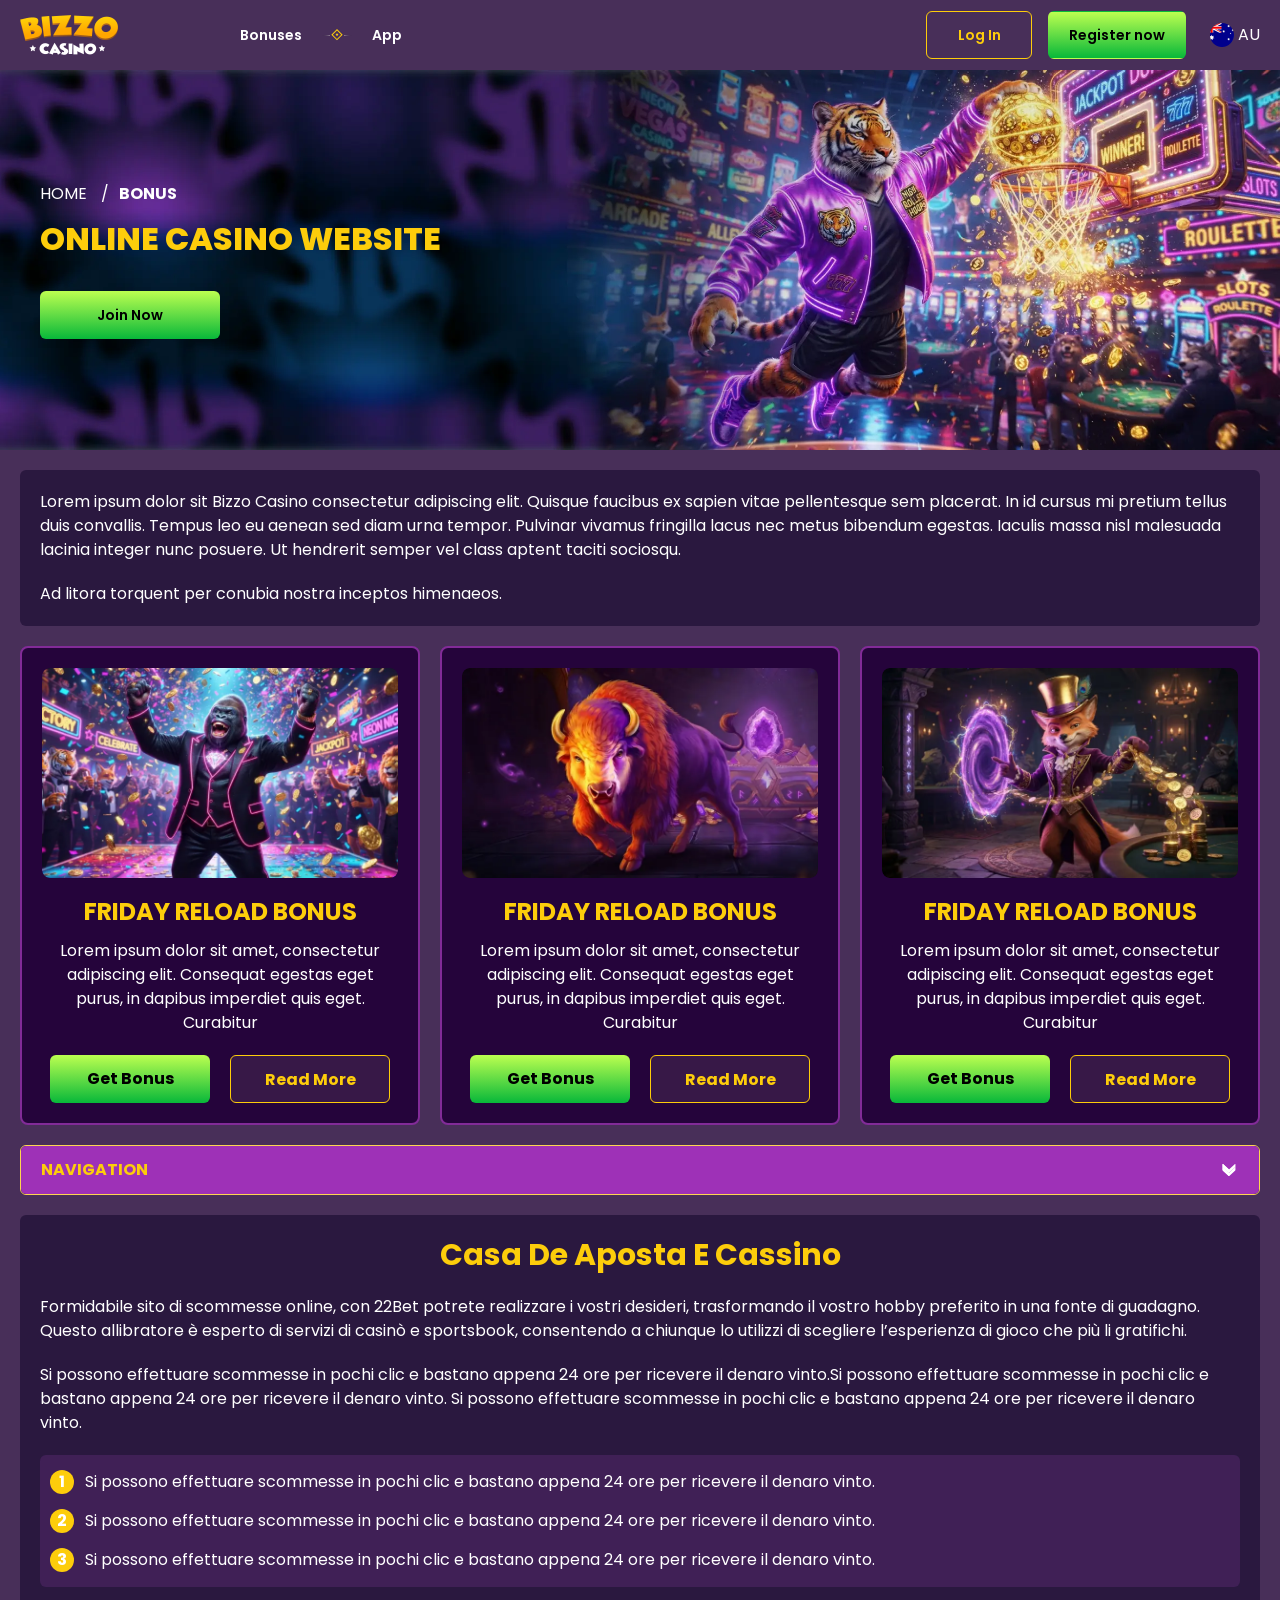
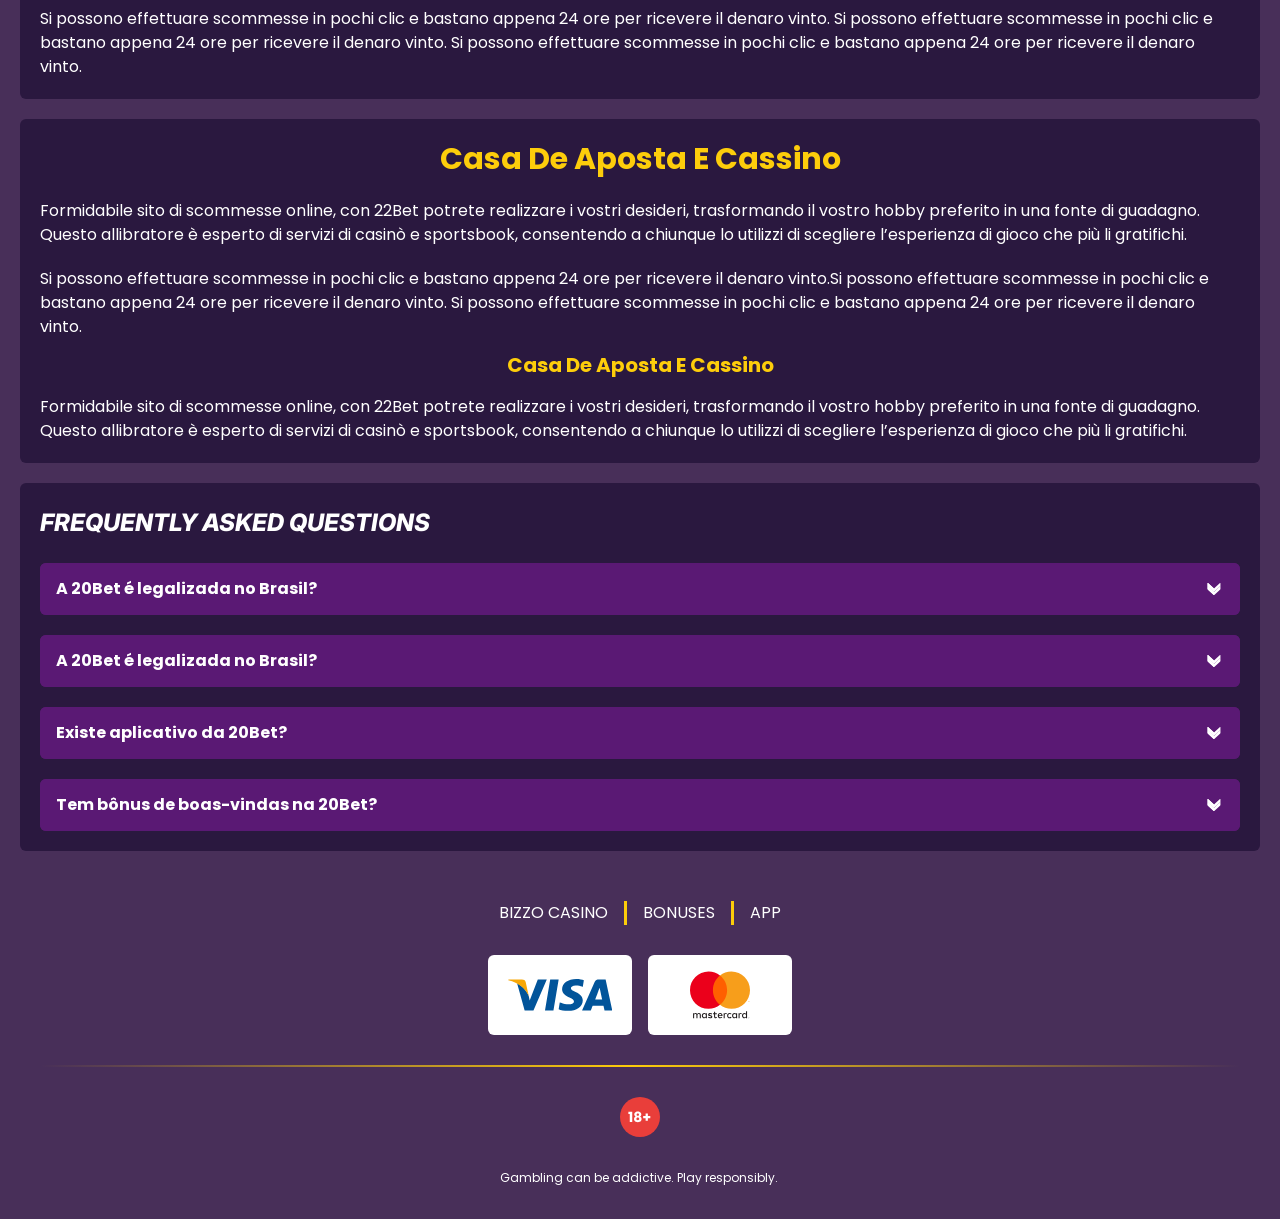
<file: bonus.html>
<!DOCTYPE html>
<html lang="en">
  <head>
    <meta charset="UTF-8" />
   
    <meta name="viewport" content="width=device-width, initial-scale=1.0" />
    <title>Bizzo Casino</title>
    <meta name="description" content />
    <meta property="og:site_name" content />
    <meta property="og:title" content />
    <meta property="og:type" content="website" />
    <meta property="og:url" content />
    <meta property="og:image" content />
    <meta property="og:image:alt" content />
    <meta property="og:locale" content="en" />
    <meta property="og:description" content />
    <link rel="preconnect" href="https://fonts.googleapis.com" />
    <link rel="preconnect" href="https://fonts.gstatic.com" crossorigin="anonymous" />
   <link href="https://fonts.googleapis.com/css2?family=Poppins:wght@100;200;300;400;500;600;700;800;900&display=swap" rel="stylesheet">
 <link href="https://fonts.googleapis.com/css2?family=Inter:wght@100..900&display=swap" rel="stylesheet">
    <link rel="stylesheet" href="./css/reset.css" />
    <link rel="stylesheet" href="./css/main.css" />
    <link rel="stylesheet" href="./css/media.css"/>
    <link rel="icon" href="./images/Group.png" type="image/x-icon"/>
    <script
    src="https://code.jquery.com/jquery-3.6.1.min.js"
    integrity="sha256-o88AwQnZB+VDvE9tvIXrMQaPlFFSUTR+nldQm1LuPXQ="
    crossorigin="anonymous"
  ></script>
  </head>
  <body>
  <header class="header">
      <section class="content header__content">
        <a href="./index.html" class="logo header__logo"
          ><img src="./images/logo.png" alt="logo" title
        /></a>
        <button class="header__btn-menu" >
          <svg width="16px" height="16px" viewBox="0 0 16 16" xmlns="http://www.w3.org/2000/svg">
              <rect y="0" width="16" height="3" rx="1.5"></rect>
              <rect y="6.5" width="16" height="3" rx="1.5"></rect>
              <rect y="13" width="16" height="3" rx="1.5"></rect>
            </svg>
        </button>

          <nav class="menu header__menu">
        <ul class="header__menu-list">
                
              <li class="" >
            
                <a href="./bonus.html" >
                <span>Bonuses</span>
              </a>
            
              </a>
            </li>
              <li>
                <a href="./app.html">
                 App
                </a>
              </li>
              
             
            </ul>
            <div class="header__button header__button-menu " >
              <a href="#" class="button  button__login-menu">log in</a>
              <a href="#" class="button button__menu">Register now</a>
            </div>
           
          </nav>
            <a href="#" class="button button__login">log in</a>
            <a href="#" class="button button__singup">Register now</a>
            <!-- <div id="clock" class="header__time">00:00</div> -->
            <a href="#" class="header__flag">
                <span><img src="./images/flag.png" alt="flag" title /></span>
                <span>au</span>
              </a>
      </section>
    </header>
     <main class="main home main-page">
        <section class=" hero hero__page">
           
            <div class="background ">
              <img src="./images/bonus/bg-bonus.webp" alt="hero" title />
              
            </div>
            <div class="hero__wrapper hero__wrapper-page">
              <div class="hero__data hero__data-bonus">
                <ul
                class="breadcrumbs "
                
              >
                <li
                  
                >
                  <a href="/" >
                    <span >Home</span></a
                  >
                 
                </li>
                <li
                  
                >
                  <a href="#" > <span >Bonus</span></a>
                 
                </li>
              </ul>
                <h1 class="title general hero__title">
                  Online Casino Website
                </h1>
                 <!-- <p class="hero__text">The first thing that catches players' attention is the incredible simplicity of this casino.</p>
                -->
                <a href="#" class="button  hero__button ">join now</a>
               
              </div>
             
            </div>
          </section>
      <section class="main__wrap main__wrap-page">
       
       <section class="content__wrapper content__wrapper-page">
        <section class="content article">
            <p>
             Lorem ipsum dolor sit Bizzo Casino consectetur adipiscing elit. Quisque faucibus ex sapien vitae pellentesque sem placerat. In id cursus mi pretium tellus duis convallis. Tempus leo eu aenean sed diam urna tempor. Pulvinar vivamus fringilla lacus nec metus bibendum egestas. Iaculis massa nisl malesuada lacinia integer nunc posuere. Ut hendrerit semper vel class aptent taciti sociosqu.
            </p>
            <p>
             Ad litora torquent per conubia nostra inceptos himenaeos.
            </p>
          </section>
        
          <section class="content bonuses">
            <ul class="bonuses__list">
               <li class="  bonuses__item">
                 
                 <div class="images__wrap">
                   <div class=" bonuses__img">
                     <img src="./images/bonus/banner-bonus1.webp" alt="" title="">
                  </div>
                  <div class="bonuses__desc">
                     <div class="wrap">
                        
                        <h2 class="title high bonuses__title">Friday Reload Bonus</h2>
                        <div class="bonuses__text">
                        <p>Lorem ipsum dolor sit amet, consectetur adipiscing elit. Consequat egestas eget purus, in dapibus imperdiet quis eget. Curabitur  </p> 
                        </div>
                        
                     </div>
                     <div class="bonuses__buttons">
                      <a href="#" class="button bonuses__button">Get  Bonus</a>
                       <a href="#" class="button bonuses__button">Read more</a>
                      
                   </div>
                  </div>
                 </div>
                  
               </li>
               <li class="bonuses__item">
                 <div class="images__wrap">
                  <div class=" bonuses__img">
                     <img src="./images/bonus/banner-bonus2.webp" alt="" title="">
                  </div>
                     <div class="bonuses__desc">
                     <div class="wrap">
                        
                        <h2 class="title high bonuses__title">Friday Reload Bonus</h2>
                        <div class="bonuses__text">
                           <p>Lorem ipsum dolor sit amet, consectetur adipiscing elit. Consequat egestas eget purus, in dapibus imperdiet quis eget. Curabitur  </p> 
                       </div>
                        
                     </div>
                     <div class="bonuses__buttons">
                      <a href="#" class="button bonuses__button">Get  Bonus</a>
                       <a href="#" class="button bonuses__button">Read more</a>
                      
                   </div>
                  </div>
                 </div>
               </li>
               <li class="bonuses__item">
                <div class="images__wrap">
                  <div class=" bonuses__img">
                     <img src="./images/bonus/banner-bonus3.webp" alt="" title="">
                  </div>
                   <div class="bonuses__desc">
                     <div class="wrap">
                        
                        <h2 class="title high bonuses__title">Friday Reload Bonus</h2>
                        <div class="bonuses__text">
                          <p>Lorem ipsum dolor sit amet, consectetur adipiscing elit. Consequat egestas eget purus, in dapibus imperdiet quis eget. Curabitur  </p> 
                        </div>
                        
                     </div>
                     <div class="bonuses__buttons">
                      <a href="#" class="button bonuses__button">Get  Bonus</a>
                       <a href="#" class="button bonuses__button">Read more</a>
                      
                   </div>
                  </div>
                </div>
               </li>
          
            </ul>
         </section>
            <section class="content menu-review__content">
              

            
                <div class="menu__review-desk menu__review-content">Navigation</div>
                <ul class="menu__review menu__review-list">
                  <li><a href="#">Lorem ipsum dolor sit</a></li>
                    <li><a href="#">Amet consectetur adipiscing</a></li>
                      <li><a href="#">Quisque faucibus ex sapien vitae</a></li>
                        <li><a href="#">Ut hendrerit sempero</a></li>
                          <li><a href="#">Pulvinar vivamus fringilla</a></li>
                           <li><a href="#">Ad litora torquent per conubia</a></li>
                         
                          
                </ul>
             
          
          </section>
         
         <section class="content article">
            <h2 class="title high article__title">Casa de Aposta e Cassino</h2>
            
            <p>
             Formidabile sito di scommesse online, con 22Bet potrete realizzare i vostri desideri, trasformando il vostro hobby preferito in una fonte di guadagno. Questo allibratore è esperto di servizi di casinò e sportsbook, consentendo a chiunque lo utilizzi di scegliere l’esperienza di gioco che più li gratifichi.
            </p>
            <p>
             Si possono effettuare scommesse in pochi clic e bastano appena 24 ore per ricevere il denaro vinto.Si possono effettuare scommesse in pochi clic e bastano appena 24 ore per ricevere il denaro vinto. Si possono effettuare scommesse in pochi clic e bastano appena 24 ore per ricevere il denaro vinto.
            </p>
           <ol>
              <li>Si possono effettuare scommesse in pochi clic e bastano appena 24 ore per ricevere il denaro vinto.</li>
              <li>Si possono effettuare scommesse in pochi clic e bastano appena 24 ore per ricevere il denaro vinto.</li>
              <li>Si possono effettuare scommesse in pochi clic e bastano appena 24 ore per ricevere il denaro vinto.</li>
            </ol>
            <p>Si possono effettuare scommesse in pochi clic e bastano appena 24 ore per ricevere il denaro vinto. Si possono effettuare scommesse in pochi clic e bastano appena 24 ore per ricevere il denaro vinto. Si possono effettuare scommesse in pochi clic e bastano appena 24 ore per ricevere il denaro vinto.</p>
          </section>
           <section class="content article">
            <h2 class="title high article__title">Casa de Aposta e Cassino</h2>
            
            <p>
             Formidabile sito di scommesse online, con 22Bet potrete realizzare i vostri desideri, trasformando il vostro hobby preferito in una fonte di guadagno. Questo allibratore è esperto di servizi di casinò e sportsbook, consentendo a chiunque lo utilizzi di scegliere l’esperienza di gioco che più li gratifichi.
            </p>
            <p>
             Si possono effettuare scommesse in pochi clic e bastano appena 24 ore per ricevere il denaro vinto.Si possono effettuare scommesse in pochi clic e bastano appena 24 ore per ricevere il denaro vinto. Si possono effettuare scommesse in pochi clic e bastano appena 24 ore per ricevere il denaro vinto.
            </p>
          
            <h3>Casa de Aposta e Cassino</h3>
            <p>Formidabile sito di scommesse online, con 22Bet potrete realizzare i vostri desideri, trasformando il vostro hobby preferito in una fonte di guadagno. Questo allibratore è esperto di servizi di casinò e sportsbook, consentendo a chiunque lo utilizzi di scegliere l’esperienza di gioco che più li gratifichi.</p>
          </section>
        
           <section class="content faq">
            <h2 class="title high faq__title">Frequently Asked Questions</h2>
            <ul class="faq__list " >
              <li class="faq__item"  >
                <h3 class="title medium faq__subtitle js-button-expander js-button-expander--faq"  >A 20Bet é legalizada no Brasil?
                 </h3>
                <div  class="faq__answer js-expand-content js-expand-content--faq" >
                  <p  >
                    Sim, a casa de apostas tem licença emitida por Curaçao, que é reconhecida no Brasil e a permite atuar por aqui.
                  </p>
                </div>
              </li>
              <li class="faq__item"  >
                <h3 class="title medium faq__subtitle js-button-expander js-button-expander--faq"  >A 20Bet é legalizada no Brasil?</h3>
                <div class="faq__answer js-expand-content js-expand-content--faq" >
                  <p  >
                    Sim, a casa de apostas tem licença emitida por Curaçao, que é reconhecida no Brasil e a permite atuar por aqui.
                  </p>
                </div>
              </li> 
              <li class="faq__item"  >
                <h3 class="title medium faq__subtitle js-button-expander js-button-expander--faq"  >Existe aplicativo da 20Bet?</h3>
                <div class="faq__answer js-expand-content js-expand-content--faq" >
                  <p  >
                   Sim, disponível para sistemas operacionais iOS e Android.
                  </p>
                </div>
              </li> 
              <li class="faq__item"  >
                <h3 class="title medium faq__subtitle js-button-expander js-button-expander--faq"  >Tem bônus de boas-vindas na 20Bet?</h3>
                <div class="faq__answer js-expand-content js-expand-content--faq" >
                  <p  >
                   O pacote especial para novos usuários da 20Bet paga 100% sobre o primeiro depósito, com limite de 600 BRL.
                  </p>
                </div>
              </li> 
             
            </ul>
          </section>
          
        </section> 
        
       
        <div class=""  onclick="scrollToTop()">
          <button class="main__arrow" id="scrollToTopBtn"></button>
        </div> 
      </section>
    </main> 
     <footer class=" footer ">
      <section class="content footer__content">
        <ul class="footer__menu">
         <li><a href="/">Bizzo Casino</a></li>
         <li><a href="./bonus.html">bonuses</a></li>
         <li><a href="./app.html">app</a></li>
         
        </ul>
       
          <ul class="footer__cards-list">
           
            <li>
              <a href="#"
                ><img src="./images/footer-img1.svg" alt="card" title
              /></a>
            </li>
           <li>
              <a href="#"
                ><img src="./images/footer-img2.svg" alt="card" title
              /></a>
            </li> 
          </ul>
       
        <div class="footer__wrapp">
          <div class="footer__text">
           
            <p>Gambling can be addictive. Play responsibly. 
</p>
           
          </div>
          <div class="footer__age">
            <img src="./images/age.svg" alt="age" title />
          </div>
        </div>
      
      </section>
    </footer>
    
    <script src="./js/sidebar.js" defer></script>
    <script src="./js/expander.js" defer></script>
    <script src="./js/mobile-menu.js" defer></script>
    <!-- <script src="./js/clock.js" defer></script> -->
     <script src="./js/arrowUp.js" defer></script>
  </body>
</html>
</file>
<file: css/main.css>
html{
    -webkit-text-size-adjust: 100%;
    scroll-behavior: smooth;
      overflow-x: hidden;
  }
  
  body {
      display: block;
      position: relative;
      width: 100%;
  background: #482F59;

 font-family: 'Poppins', sans-serif;
      font-size: 16px;
      font-weight: 400;
      line-height: 150%;
      text-align: left;
      color:#FFFFFF;
      overflow-x: hidden;
    }
  

    
    .content {
      display: block;
      position: relative;
      width: 100%;
      max-width: 1020px;
      max-width: 100%;
      /* overflow: hidden; */
      border-radius: 6px;
background: #2A183F;

      padding: 20px;
      margin: 0 auto 20px auto;
    }
    
    h1,
    h2,
    h3,
    h4,
    .title {
      display: block;
      position: relative;
      font-size: 32px;
      font-weight: 800;
      line-height: 25px;
      text-align: center;
      color: #FDCD0B;
    }
    
    h1,
    .title.general {
      text-transform: uppercase;
    }
    
    h2,
    .title.high {
      display: flex;
      align-items: center;
      justify-content: center;
      font-weight: 700;
      font-size: 30px;
      line-height: 40px;
      text-transform: capitalize;
      color: #FDCD0B;
gap: 16px;
   
    }


    h3,
    title.medium {
      font-weight: 700;
      font-size: 20px;
      line-height: 100%;
      text-align: center;
          text-transform: capitalize;
      color: #FDCD0B;
   
 
    }
    
    article > *,
    .article > *,
    .desk > * {
      margin-top: 20px;
    }
    
    article > *:first-child,
    .article > *:first-child,
    .desk > *:first-child {
      margin-top: 0 !important;
    }
    
    article > h2,
    .article > h2,
    .desk > h2 {
      margin-top: 32px;
    }
    
    article > h3,
    .article > h3,
    .desk > h3 {
      margin-top: 16px;
    }
    
    .button {
      
      position: relative;
    display: inline-block;
      min-width: 180px;
      height:48px;
      width: fit-content;
   background: linear-gradient(180deg, #BCFF50 0%, #08B83A 100%);

      overflow: hidden;
      font-size: 14px;
      font-weight: 600;
      line-height:24px;
      text-align: center;
      align-items: center;
      justify-content: center;
      text-decoration: none;
      text-transform: capitalize;
      color: #000000;
      white-space: nowrap;
      cursor: pointer;
      padding: 12px 20px;
      margin: 0 auto;
   border-radius: 6px;
      transition: all 0.5s;
    }
    
    .button:hover {
     transform: scale(1.1);
    }
    
    
    .header,
    .main ,.footer {
      display: flex;
      position: relative;
      justify-content: space-between;
      align-items: center;
     
      max-width: 1600px;
      max-width: 100%;
      
      margin: 0 auto;
    }
    
    .background{
      display: block;
      position: absolute;
      bottom: 0;left: 0;
      height: 100%;
      width: 100%;
      overflow: hidden;
    }
    
    .background img{
      position: relative;
      width: 100%;height: 100%;object-fit: cover;
      object-position: center top;
      
    }

    .background-page img{
      border-radius: 0;
    }
    
    .images img{
      border-radius: 6px;
      width: 100%;
      height: 100%;
      overflow: hidden;
      display: block;
    
border: 2px solid #FDCD0B;
    }

    .faq {
      overflow-anchor: none;
    }
    
    /* -------------------HEADER---------------- */
    .header {
      position: fixed;
      top: 0;
      left: 0;
      right: 0;
      width: 100%;
      z-index: 100;
background: #482F59;

    }
    
    .header__content {
      position: relative;
      display: flex;
      flex-direction: row;
      align-items: center;
      justify-content: space-between;
      max-width: 1440px;
      max-height: 70px;
      border-radius: 0;
 background: #482F59;

      box-shadow: none;
border: none;
      padding: 15px 90px;
      margin: 0 auto;
    }
    
    .logo {
      display: block;
      position: relative;
      flex: 0 0 103px;
      margin-right: 97px;
    }
    
    .logo img {
      display: block;
      position: relative;
      width: auto;
      max-height: 40px;
    }
    
    .logo:hover{
      transform: scale(1.1);
    }
    .header__menu {
      display: flex;
      white-space: nowrap;
      max-height: calc(100vh - 70px);
       scrollbar-width: none; 
  -ms-overflow-style: none; 
  
    }
    .header__menu::-webkit-scrollbar {
  display: none; 
}
    
    
    .header__menu-list {
      display: flex;
      justify-content: center;
      align-items: center;
      white-space: nowrap;
      flex: 1 1 auto;
    
      border-radius: 8px;
     


    }
    .header__menu-list li {
      display: block;
    
    }
    
    .header__menu-list li a {
      display: inline-flex;
      position: relative;
      align-items: center;
      font-weight: 600;
      font-size: 14px;
      line-height: 24px;
      text-transform: capitalize;
      color:#FFFFFF;
      transition: all 0.5s;
       padding:  23px 20px;
    }

    .header__menu-list li:not(:last-child) a{
      padding: 23px 50px 23px 20px;
    }

    .header__menu-list li:not(:last-child) a::after {
content: '';
display: block;
position: absolute;
right: 0px;
width: 30px;height: 12px;
background: url(../images/decor.svg) no-repeat center center / contain;
    }
    
    .header__menu-list li:hover a {
     
      color: #FDCD0B;
    }
    
    .menu a{
      display: none;
    }
    
  
    span {
      display: inline-block;
    }
    
    .header__menu-list a img,
    .header__flag img {
      width: 24px;
      height: 24px;
      vertical-align: middle;
    }
    
   
    .header__flag span:first-child {
      flex: 0 1 24px;
     
      
    }

    .header__menu-wrap {
    display: none;
    display: block;
    position: absolute;
    left: 0;
    top: 60px;
    min-width: 120px;
    height: auto;
    background: #16656D;
box-shadow: 0px 4px 4px 0px #00000040;

    border-radius:0 0 12px 12px;
    padding: 8px 16px;
    z-index: 100;
    overflow-y: hidden;
}

.header__menu-wrap ul{
  display: flex;
  flex-direction: column;
  gap: 8px;
}
.header__menu-wrap ul li{
  padding: 0;
}

.header__menu-wrap ul li:hover{
  background: none;
  
}


.header__menu-list .header__menu-item {
    display: none;
}

.header__menu-list li:first-child .header__menu-item {
    padding-left: 0;
}


.header__menu-list > li {
  position: relative;
}



.header__menu-list li .header__menu-wrap ul li a{
  color:#FFFFFF !important;
  padding-right: 12px;
}

.header__menu-list li .header__menu-wrap ul li a:hover{
text-decoration: underline !important;
}

.header__menu-list li .header__menu-wrap ul li a::after{
  display: none;
}

.header__menu-wrap.js-expand-content.expanded {
  height: auto;
}


li.active .header__menu-wrap{
display: flex;
  gap: 8px;
}
    .header__flag {
      display: flex
;gap: 4px;
    align-items: center;
      margin-left: 24px;
      color:#ffffff;
      text-transform: uppercase;
    }

  

     .button__login:hover{
      background: linear-gradient(180deg, #BCFF50 0%, #08B83A 100%);
color: #000000;
transform: none;
 border: 1px solid transparent;
     }

    .button__login{ background: #482F59;


min-width: 106px;
      border: 1px solid #FDCD0B;
      height: 48px;
      color: #FDCD0B;
      line-height: 22px;
text-transform: capitalize;
        padding: 12px 20px;
        margin: 0 16px 0 auto;
       
    }
    

    
 .button__singup{
 
  min-width: 123px;
  padding: 12px 20px;
background: linear-gradient(180deg, #BCFF50 0%, #08B83A 100%);
height: 48px;
line-height: 22px;
 border: 1px solid transparent;
text-transform: none;
color: #000000;
    margin: 0;
 }

 .button__singup:hover{
    background:transparent;
   color: #FDCD0B;
    border: 1px solid #FDCD0A;
    transform: none;
 }
    .header__time{
        color:#FFFFFF;
        position: relative;
        padding-left: 28px;
        margin-left: 24px;
    }

    .header__time::before{
      content: '';
      display: block;position: absolute;
      top: 50%;
      transform: translateY(-50%);
      width: 18px;height: 18px;
      left: 1px;
      background: url('../images/clock.svg') no-repeat center center / contain;
    }

 
    .header__btn-menu{
      display: block;
      flex: 0 1 auto;
      min-width: 0;
      border:1px solid #ffffff; 
      border-radius: 10px;
   background: #482F59;

      padding: 12px;
      margin-left: 12px;
      order: 3;
     
      
    }
    
    
    svg {
      position: relative;
      fill: #ffffff;
      line-height: 1;
      vertical-align: 1;
    }
    
     
    
     
    
    
    /* ------------------ MAIN------------- */
    .main.home{
      display: flex;
      
     
    }
    
    .main__wrap {
      display: flex;
      position: relative;
      flex: 1 1 100%;
      justify-content: center;
      align-items: stretch;
      max-width: 1340px;
      padding: 20px 30px;
      margin: 0 auto;
    }
    
    
    
   
    .menu__review-content::after {
      content: "";
      position: absolute;
      right: 20px;
      top:50%;
      transform: translateY(-50%);
      width: 20px;
      height: 20px;
     background: url('../images/sidebar-arrowDown.svg') no-repeat center center / contain;
      transition:  all 0.5s;
    }

   
    
   
    
    .menu__review-content.active::after {
      
      transform: translateY(-50%) rotate(180deg);
    }
    
    .menu-review__content{
     
      padding: 0px;
      margin-bottom: 20px;
      overflow: hidden;

      border-radius: 6px;
      border: 1px solid #FDD551;
    }
  
    .menu__review-content{
      position: relative;
      padding:12px 60px 12px 20px;
      color: #FDCD0B;
      font-weight: 700;
      text-transform: uppercase;
background: #9E31B7;

cursor: pointer;
    }
  
.bonuses__desc::after{
background: linear-gradient(180deg, rgba(0, 234, 206, 0) 14.75%, rgba(0, 234, 206, 0.7) 100%);


}
  
    .menu__review-content.active{
      border-bottom-left-radius: 0;
      border-bottom-right-radius: 0;
     
      border-bottom: 1px solid #FDD551;
    }
    
    .menu__review li a {
   color: #Ffffff;
      position: relative;
      display: flex;
    }
  
    .menu__review li:hover a{
      text-decoration: underline;
    }


     
    .menu__review.active{
      display: block;
     
      border-radius: 0 0 12px 12px;
    }
    .menu__review-list{
      padding: 0;
    }
    .menu__review-list li{
      padding: 8px 16px;
      transition: all 0.5s
    }
    .content__wrapper {
      
    
      flex: 0 1 100% ;
    }
.menu__review-list li:not(:last-child){
  border-bottom: 1px solid #C794DA;
}
    
  
      
    /* -----------hero ----------- */
    .content__wrapper{
      position: relative;
       
     
    
    }
    
    .hero{
      padding: 0;
      min-height: 380px;
      display: flex;
      background:none;
  
      align-items: center;
      padding: 24px 24px 24px 0;
  }
    
    .hero__wrapper {
     
      display: flex;
      align-items: center;
     
    }
    
  
    .hero__data{
    display: block;
      position: relative;
        max-width: 560px;
      padding: 12px; 
    }
    
    .hero__title{
      margin-bottom: 10px;
      text-align: start;
     
    }
  
    .hero__data p{
      color:#ffffff;
      
      text-transform: none;
      
    }
    
    
    .hero__rating {
      display: flex;
      font-weight: 400;
      align-items: center;
      flex-wrap: wrap;
      text-transform: capitalize;
      color:#ffffff;
      font-size: 14px;
      margin-bottom: 18px;
    }

    .hero__ratingImg{
      display: flex;
      align-items: center;
      margin-left: 8px;
    }

    .hero__ratingImg img{
      width: 16px;height: 16px;display: block;
    }
    
    .hero__rating p{
       text-transform: capitalize;
     margin-right: 10px;
     margin-bottom: 0;
    
     
    }
    .hero__button{
      display: flex;
    margin-left: 0;
    margin-top: 40px;
      
          
    }
    .hero__rating span{
      white-space: nowrap;
      
    }
 .hero__rating span:first-child {
  font-weight: 700;font-size: 20px;
 }
    .hero__data  li:nth-child(1) span{
      font-weight: 400;
      padding-left: 0;
    }
  
    
    
   .hero__data .hero__span{
      font-weight: 400;
      font-size: 12px;line-height: 18px;
      color:#ffffff;
    }
    
    
    
 


/* ------------features------ */
 
.features__wrap {
  display: flex;
  gap:20px;
}
.features__list,
.features__table {
 
  
  border-radius: 12px;
  

}

.features__title{
  margin-bottom: 16px;

}

.features__list li {
  display: flex;
  gap: 8px;
  position: relative;
   padding: 8px 16px ;
}

.features{
 border: none;

      box-shadow:none;
}


.features__table tr,.features__list li{
background: #000000;

border-radius: 12px;
  color:#ffffff;
}


.features__table {
border-collapse: separate;
display: flex;
width: 100%;
gap: 20px;
}

.features__table tbody{
  width: 100%;display: grid;
  grid-template-columns: repeat(2,1fr);
  gap: 20px;
 row-gap: 12px;
}

.features__table tr {
  font-weight: 700;
  display: flex;
  flex-direction: row;
  align-items: center;
  text-align: left;
gap: 10px;
background: #300D3E;
border: 1px solid #A93FDE;
color: #ffffff;
padding: 12px;
 overflow: hidden;
border-radius: 10px;

}

.features__table tr td:last-child{
  font-weight: 400;
  padding-left: 0;

width: 100%;
}

.features__table tr td:first-child{
width: 100%;
display: flex;
height: 100%;
align-items: center;
gap: 12px;

  font-weight: 700;
  text-transform: none;
  color: #ffffff;

}
.features__table tr td:first-child img{
  width: 21px;height: auto;
  display: block;
}

.features__table td {
  width: 100%;
}

/* -------------banner---------------- */

.banner {
  display: flex;
  align-items: center;
  justify-content:flex-end;
  overflow: hidden;
  width: 100%;
 
  min-height: 350px;
  padding:  20px 80px 20px 20px;
  background: transparent;
    border-radius: 6px;
    margin-bottom: 20px;
 
}

.banner__info {
  display: flex;
 
  flex-direction: column;
  align-items: flex-end;
  position: relative;
  max-width: 468px;

border-radius: 5px;
  text-align: center;
 
  padding: 20px;
}

.banner .banner__title-main {
  flex-direction: column;
  align-items:center;
  width: auto;
  justify-content: center;
  font-weight: 700;
  line-height: 120%;
  font-size: 26px;
  font-family: 'Inter', sans-serif;
  padding: 0;
  box-shadow: none;
  color: #FFFFFF;
  text-align: center;
  text-transform: uppercase;
  
  padding-left: 0;
  padding-right: 0;
  border: none;
  background: none;
}

.banner .banner__title::after,.banner .banner__title-main::before, .banner .banner__title-main::after {
  display: none;
  
}

.banner__subtitle{
  position: relative;
  color: #FFFFFF;
  font-size: 24px;
  line-height: 150%;
  font-weight: 700;
  text-align: right;
  text-transform: uppercase;
  
  margin-top: 16px;
  
}



.banner__button {
min-width: 129px;
 margin-left:auto;
 margin-right:auto;
 border: none;
   
  margin-top: 16px;
}

.banner__button:hover{
  transform: scale(1.1);
}


.banner-page{
  max-width: 100%;
  justify-content: flex-start;
  min-height: 380px;
  padding-left: 150px;
}


   
        /* ----------------review------------- */
    
      
        .article {
          display: flex;
          flex-direction: column;
        }
        .article ul li{
          position: relative;
          padding:5px 5px 5px 20px;
         
   
        }
    
        .article ul li + li,.article ol li + li{
          margin-top: 5px;
        }
       .article ul  ,.article ol {
background: #9541B633;

color:#ffffff;
        border-radius: 6px;
    padding: 10px;

       }
    
        .article ul li::before{
          content:'';
          position: absolute;
          left:0px;
          top: 9px;
          top:50%; 
          transform: translateY(-50%); 
        
          border-radius: 50%;
         
         width: 6px;height: 6px;
background: #FDCD0B;


        }

           /* .article ul li::after{
          content:'';
          position: absolute;
          left: 25px;
          top: 17px;
          top:50%;
          transform: translateY(-50%);
          width: 30px;height: 12px;
        
background:url('../images/decor-list.svg') no-repeat center center / contain;

        }   */

        .article-page ul li::before{

          background:#054146;
        }


        .article  .button{
          margin: 20px auto 0 auto;
      
        }

      
  
    

        .article a:not(.button){
           color:#FDCD0B; 
           text-decoration: underline;
            font-weight: 800;
            
        }
        .article a:not(.button):hover{
 color:#03C35A;
        }


           /* для нумерованного списка */

.article ol ,.faq{
  
  counter-reset: ol;
  position: relative;
  
}

.article ol li,.faq__subtitle{
  display: flex;
 align-content: center;
  counter-increment: ol; 
  position: relative; 
 
 flex-wrap: wrap;
padding: 5px 5px 5px 35px;}

.article ol li::before
/* .faq__subtitle::before */
 {
  content: counter(ol) "  "; 
  display: inline-block;
  position: absolute;
  font: inherit;
  font-weight: 700;
  font-size: 16px;
  line-height: 20px;
   width: 24px;
   height: 24px;
   border-radius: 50%;
  color: #Ffffff;
background: #FDCD0B;


  left: 0px;
  /* top:50%; 
          transform: translateY(-50%);  */
          display: flex;
        justify-content: center;
          align-items: center;

}

/* .faq__subtitle::before{
  content: '';
  position: absolute;
  left: 20px;
  top: 50%;
  transform: translateY(-50%);
 background:url('../images/decor-faq.svg') no-repeat center center / contain;
 width: 30px;
 height: 12px;
} */

    
     
     
    /* ----------faq----------------------- */
    
    .faq__subtitle {
      position: relative;
      font-weight: 700;
      font-size: 16px;
      line-height:28px;
      text-align: left;
      color: #ffffff;
background: #5A1974;

border: none;

      border-radius: 6px;
      text-transform: none;
      cursor: pointer;
      padding: 12px 56px 12px 16px;
    }
    
      
    
  
    .faq .faq__title{
      font-family: 'Inter', sans-serif;
      color: #ffffff ;
      font-weight: 800;
      text-align: left;
      justify-content: flex-start;
      text-transform: uppercase;
      font-size: 24px;font-style: italic;
      margin-bottom: 20px;
    }
    
    .faq__subtitle::after {
      content: "";
      display: block;
      position: absolute;
      top: 50%;
      transform: translateY(-50%);
      right: 16px;
      width: 20px;
      height: 20px;
      background: url('../images/sidebar-arrowDown.svg') no-repeat center center / contain;
      transition: transform 0.3s ease-in-out;
      
    }
    
    .faq__subtitle.active::after {
      
      transform: translateY(-50%) rotate(180deg); 
    }
    
    .faq__item{
      position: relative;
   
    }
 .faq__item{
  background: #5A1974;

    border-radius: 6px;
 }
    
    .faq__item + .faq__item{
      margin-top: 20px;
    }
    .faq__subtitle.active {
   
   border-bottom:none
    }
    
    .faq__answer {
      position: relative;
background: #300D3E;
border: 1px solid #8342EB;
border-radius: 10px;
      color: #ffffff;
      
           padding:  12px 16px;
  
    }
    
    .js-expand-content {
      display: none;
      overflow: hidden;
    }
    
    .js-expand-content.expanded {
      height: 100%;
    }
    
    
    /* ---------main__arrow------ */
    .main__arrow {
      display: block;
      position: fixed;
      width: 40px;
      height: 40px;
      right: 20px;
      bottom: 20px;
      background: transparent;

      background: url('../images/ArrowUp.svg') no-repeat center center / contain;
      z-index: 100;
  
  }

  .content:last-child{
    margin-bottom: 0;
  }
    
    /* ------------footer----------------- */
    .footer{
       display: flex;
      position: relative;
    
      
    }
    
    .footer__content{
      display: flex
;
    flex-direction: column;
    align-items: center;
      gap:30px;
      max-width: 1240px;
      padding: 30px 20px;
      /* padding: 30px 10px 10px 30px; */
      background: transparent;
      box-shadow: none;
      margin-bottom: 0;
      border: none;
      
    }
    .footer__menu{
      display: flex;
      justify-content:center;
      gap: 16px;
      flex-wrap: wrap;
    }
    
   .footer__menu li:not(:last-child){
    padding-right: 16px;
    border-right: 3px solid #FDCD0A;

   }

    .footer__menu li a{
      font-weight: 400;text-transform: uppercase;
        position: relative;
        color:#ffffff;
        transition: all 0.5s;
    
    }

    .footer__menu li:hover a{
color: #FF2F71;
    }
    .footer__info{
        position: relative;
    }

    
    .footer__info a{
     
      color: inherit;
    
    } 
    
    .footer__cards-list {
      display: flex;
      flex-wrap: wrap;
      align-content: center;
      justify-content: center;
      align-items: center;
      gap:16px;
      row-gap: 0;
      padding-bottom: 30px;
    }
    
    .footer__cards-list::after{
      content: '';
      display: block;
      position: relative;
      background: linear-gradient(270deg, rgba(253, 205, 11, 0) 0%, #FDCD0A 50.75%, rgba(253, 205, 11, 0) 100%);
width: 100%;
height: 2px;
top: 30px;
    }
    
    
    .footer__cards-list li img {
      width: 100%;
      
      height: auto;
      display: block;
    }

    .footer__cards-list li{
      transition:  all 0.5s;
    }
    .footer__cards-list li:hover{
      transform: scale(1.1);
    }
    
    .footer__text{
      text-align: center;
      /* margin-left: auto;
      margin-right: auto; */
      
    }
    
    .footer__text p{
      color: #ffffff;
      font-size: 12px;
      font-weight: 400;
      line-height: 22px;
    }
    
    .footer__text p + p {
      margin-top: 8px;
    }
    
    .footer__wrapp{
      display: flex;
      width: 100%;
      flex-direction: column-reverse;
      justify-content: center;
      gap: 30px;
      align-items: center;
      
    }
    
    
    
    .footer__age img{
     max-width: 40px;
     max-height: 40px;
     display: block;
    }
    
    .footer__information{
      display: flex;
      justify-content: center;
    }
    
    .footer__information li + li{
      margin-left: 24px;
    }

    .footer__copy{
color: #ffffff;
font-size: 14px;
line-height: 16.41px;
text-align: center;
    }
    
/* --------------bonus page------------- */


    .breadcrumbs {
      display: flex;
      text-align: center;
      margin-bottom: 20px;
      white-space: nowrap;
      flex-wrap: wrap;
    }
    
    .breadcrumbs li:not(:last-child) a {
      padding-left: 0;
    }
    
    .breadcrumbs li a {
      font-weight: 400;
      color: #ffffff;
      padding: 10px;
      text-transform: uppercase;
    }
    
    .breadcrumbs li:first-child a:hover {
      color: #EB5851;
    }
    
    .breadcrumbs li:last-child a {
      font-weight: 700;
      cursor: default;
    }
    
    .breadcrumbs > li:not(:last-child):after {
      content: "/";
      position: relative;
      color: #ffffff;
      
    }
    
    .main-page.home{
   
      padding-top:70px;
      display: block;
    }
    
    .main__wrap-page{
      justify-content: flex-start
    }
    
    .home .hero__page{
     
      position: relative;
        width: 100vw;
        display: flex
    ;
        justify-content: start;
        align-items: center;
        background: linear-gradient(to right, rgba(23, 25, 35, 0.8) 100%, rgba(23, 25, 35, 0.6) 40%, rgba(23, 25, 35, 0.2) 70%, rgba(23, 25, 35, 0.8) 80%);
        padding-top: 24px;
        padding-bottom: 24px;
        padding-left: calc(50% - 620px);
        padding-right: calc(50% - 620px);
       
    }

    .hero__data-page{
      max-width: 600px;
      padding: 32px;
    }
    
    .hero__data .hero__text-page{
      font-size: 15px;
      text-transform: none;
      margin-bottom: 32px;

    }

    
    
    .content__wrapper-page{
      top:0;
    }
    
    .content.bonuses {
      padding: 0;
      background: none;
       border: none;
       box-shadow: none;
    }
    
    .bonuses__list {
  
      gap: 20px;
      display: grid;
      grid-template-columns: repeat(3, 1fr);
   }

            
    
    .bonuses__item {
      display: flex;
      align-items: center;
      justify-content: center;
   position: relative;
      border-radius: 8px;
      padding: 0;
 background: #25043B;

    border: 2px solid #822B98;
      overflow: hidden;
    }
    
    .bonuses__item > * {
      position: relative;
    }
    
    .bonuses__item + .bonuses__item {
      margin-top: 0;
    }
    
    .bonuses__item:before {
      display: none;
    }
     .bonuses__img{
      width: 100%;
      max-width: 100%;
      height: 100%;
     }
    
    .bonuses__img img {
      display: block;
      width: 100%;
  height: 100%;
  max-width: 100%;
 object-fit: cover;
border-radius: 8px;
    }
    
    .bonuses__desc {
     position: relative;
   
background: transparent;

width: 100%;
max-width: 100%;
      border-radius: 8px;
     
      padding: 0px;
   
    }
    
    .bonuses__desc .wrap {
     
      color: #ffffff;
   
      text-align: center;
    }

    .images__wrap{
      width: 100%;height: 100%;padding: 20px ;
     display: flex;justify-content: center;
     align-items: center;
     flex-direction: column;
     gap: 20px;
    }
    
    .bonuses__icon {
      background-color: #fff;
      width: 80px;
      height: 80px;
      border-radius: 50%;
      position: absolute;
      top: -40px;
      left: 0;
      right: 0;
      margin: auto;
     
      display: flex;
      
      align-items: center;
      
      justify-content: center;
    }
    
    .title.bonuses__title {
      flex-direction: column;
     
      color: #FDCD0B;
      font-size: 120%;
      line-height: 120%;
      border: none;
      text-align: center;
      font-weight: 700;
      font-size: 24px;
     
      justify-content: center;
      align-items:center;
      text-transform: uppercase;
      background: none;
      padding-left: 0;
      padding: 0;
      box-shadow: none;
      position: relative;
    }
  .title.bonuses__title::after,.title.bonuses__title::before{
    display: none;
  }
    
    .bonuses__text {
      margin-top: 12px;
      color: #ffffff;
    }
    
    .bonuses__text p {
      margin-top: 0;
      color:#ffffff;
    }
    
    .bonuses__buttons {
     position: relative;
      display: flex;
     flex-wrap: wrap;
      justify-content: center;
     
      gap: 20px;
      margin-top: 20px;
      z-index: 1;
    }
    
    .bonuses__button {
     
      width: max-content;
      box-shadow: none;
      min-width: 160px;
      font-size: 16px;
      line-height: 150%;
      font-weight: 700;
     
      padding: 12px 14px;
      /* width: calc(50% - 8px); */
      margin: 0;
    border: none;
    }
    
    .bonuses__button:last-child{
      min-width: 160px;
      color: #FDCD0B;
      background: #4A2C5580;


      border: 1px solid #FDCD0A;
    }
  
    
    .hero__button-page{
      display: block;
    margin-top: 0;
    margin-left: 0;
    width: 185px;
    margin-right: auto;

    }

    .hero__button-page:hover{
      background:#2E9344;
    }
   
    

    /* --------------------app-page------------- */

    .hero__page-app{
      /* min-height: 650px; */
      height: auto;
    }

    .hero__img{
      
      z-index: 1;
      position: relative;
      
    }

    .hero__images-decor{
      position: absolute;
      bottom:-40px;right: 0;
     
      
    }
    .banner__app {
      display: flex;
      align-items: center;
      justify-content: center;
      min-height: 200px;
      border-radius: 16px;
      padding: 30px;
    }
    .banner__logo {
      max-width: 243px;
      flex: 0 0 243px;
      margin-right: 106px;
      margin-left: 106px;
      z-index: 3;
    }
    
    .banner__logo img {
      max-height: 91px;
    }
    
    .banner__content-app {
      display: flex;
      
      flex-direction: row;
      align-items: flex-start;
      width: fit-content;
      gap:16px;
     margin-top: 40px;
      

    }
    .banner__btn {
      display: flex;
      flex-direction: row ;
      position: relative;
      min-width: 208px;
      height: 64px;
      font-size: 15px;
      font-weight: 700;
      align-items: center;
      line-height:20px;
      text-align: left;
      text-decoration: none;
      justify-content: flex-start;
      border-radius: 3px;
     background: #FDCD0B;

      color: #2B1234;

gap: 8px;
      text-transform: uppercase;
        cursor: pointer;
       border: 1px solid #FDCD0A;
      padding:  16px 38px;
      padding: 12px 20px;
      /* margin: 0 auto; */
      transition: all 0.3s ease;
      overflow: hidden;
      z-index: 3;
      
    }
    
   .banner__btn:hover{
    transform: scale(1.1);
      
   }
 
    
    .button__wrap-app {
      display: flex;
      flex-direction: column;
      gap: 16px;
      z-index: 3;
      ;
    }
    
    
    .banner__btn-app img,
    .banner__btn-android img {
     
      width: 32px;
      height: 32px;
      
    }
    
  

    .hero__list{
      position: relative;
      display: flex;
      justify-content: center;
      flex-wrap: wrap;
      flex-direction: row;
      gap:20px;
      margin-bottom: 32px;
    }

    .hero__list li{
      display: flex;
      flex-direction: column;
      position: relative;
      justify-content: center;
      color:#ffffff;
      align-items: center;
      flex: 0 0 112px;
      gap: 8px;
      text-align: center;
      
    }

      .hero__list li img{
        width: 40px;height: 40px;
      }
    /* -------------casino-page------------- */
    .casino__hover-link {
  color: #4da533;
  font-weight: 700;
}
.casino__item h3 {
  display: flex;align-items: center;
  font-weight: 700;
  justify-content: center;
  color: #1a2930;
  padding: 16px;
  text-align: center;
  text-decoration: none;
  text-transform: capitalize;
}

.casino__hover p {
  color: #ffffff;
  font-weight: 700;
}

.casino__buttons {
  min-width: 96px;
 
  height: 36px;
  text-transform: uppercase;
  padding: 0;
  display: flex;
  justify-content: center;align-items: center;
background: linear-gradient(180deg, #BCFF50 0%, #08B83A 100%);
border: none;
color:#000000;
    border-radius: 3px;
box-shadow: none;
  white-space: normal;
}

.casino__buttons:hover{
  background: linear-gradient(180deg,#08B83A   0%, #BCFF50 100%);
transform: none;
}
.casino__hover {
  display: flex;
  flex-direction: column;
  justify-content: center;
  align-items: center;
 background: #000000B2;
 
  border-radius: 5px;
  border-bottom-right-radius: 0;
  border-bottom-left-radius: 0;
  position: absolute;
  left: 0;
  top: 0;
  width: 100%;
  height: 100%;
  opacity: 0;
  transform: translateY(100%);
  transition: transform 250ms cubic-bezier(0.4, 0, 0.2, 1),
    -webkit-transform 250ms cubic-bezier(0.4, 0, 0.2, 1);
    padding: 0;
    gap: 16px;
}


.casino__hover-casino{
justify-content: center;
padding: 24px;
}
.casino__item {
  position: relative;
  border-radius: 5px;
 border: 1px solid transparent;
  width: 100%;

  overflow: hidden;
}

.casino__item:hover .casino__hover {
  transform: translateY(0);
  opacity: 1;
  z-index: 1;
  border: 2px solid #FDCD0B;
  border-radius: 5px;
}

.casino__img {
  display: block;
  width: 220px;
  height: 220px;
  width: 100%;
  height: auto;
  border-radius: 5px;
}

.casino__list {
  display: flex;
  flex-wrap: wrap;
  gap: 20px;
 
  display: grid;
  grid-template-columns: auto auto auto auto auto ;
}

.casino__list-page{
  grid-template-columns: auto auto auto auto
}

.casino__wrapper {
  position: relative;
  overflow: hidden;
 
  border-radius: 5px;
}

.casino__hover h3{
color: #ffffff;
text-decoration: none;
text-transform: uppercase;
font-size: 15px;
line-height: 22px;
padding: 0;
}
.casino-box{
  display: flex;flex-direction: column;
  align-items: center;
  gap: 12px;
}

.casino__hover-links{
  color: #FDFDFD;
  text-transform: uppercase
  ;
  
}

.casino{
  background: transparent;
  padding: 0;
  border: none;
  box-shadow: none;
}
/*  */
.casino__hover .live__subtitle{
  font-size: 24px;
  line-height: 32px;
}
</file>
<file: css/media.css>
@media screen and (max-width: 480px) {
    .content {
      
      margin-left: 0;
      margin-right: 0;
    }}
  
    /* ----------------header------------------- */
    @media screen and (max-width: 1568px){
.main__arrow {
  bottom: 80px;
}

.ratings__info {
  padding: 16px;
}}
    @media screen and (max-width: 1560px){
      .table tr td:nth-child(1) {
        flex: 0 0 200px;
    }
    } 

     @media screen and (max-width: 1495px){
      .features__table tr::before {
        left: 20px;
      }
}

    @media screen and (max-width: 1480px){
      .banner-main .background img{
        object-position: 50%;
      }

          .background-page img {
        object-position: 100%;
    }
    } 

   @media screen and (max-width: 1340px){
   .background img{
    object-position: 100%;
   }
  
   .header__wrap-nav{
     margin-right: auto;
   }
  
      .header__app  span:nth-child(3n) {
          display: none;
      }

      .banner__background img{
        object-position: 99%;
      }

      .hero__data {
        padding: 20px;
      }

      /*  */
      .features-row {
   gap: 20px;
    
  }

 .feature-item {
  max-width: 33.333%;
  padding-left: 120px;
  padding-right: 20px;
  border-radius: 6px;
 }

 .feature-icon {
  left: 20px;
 }


  .feature-arrow {
    display: none;
  }
  } 
  
  @media screen and (max-width: 1211px) {
  .section__wrap {
    flex-direction: column;
  }

  .banner{
    min-height: 380px;
  }
  }
  
   @media screen and (max-width: 1281px) {
  
   
  
      .header__btn-menu.active {
      background: #482F59;

      }
    }
    
    @media screen and (min-width: 1215px) {
      .header__btn-menu {
        display: none;
       
      }

    
    }
  
    @media screen and (max-width: 1215px) {
      .header__btn-menu svg {
        display: block;
        margin: 0;
      }
      .header__menu-list .header__menu-item {
        display: block;
      }

      .header__menu-list li:nth-last-child(-n+5) {
    display: block;
}

       .header__menu-wrapper {
        display: none;
    }

    .header__menu-list li:first-child a::after, .header__menu-list li:nth-child(3) a::after{
      display: none;
    }

    .header__menu-list li:not(:last-child) a,.header__menu-list li a {
      padding: 0;
      width: 100%;
      text-align: center;
      justify-content: center;
    }
    }
    
    @media screen and (max-width: 1215px) {
      .header__btn-menu svg rect {
        transform-origin: 50% 50%;
        transition: all 0.5s;
      }
    }
    
    @media screen and (max-width: 1215px) {
      .header__btn-menu.active svg rect:nth-child(1) {
        x: -2px;
        y: 6px;
        width: 20px;
        transform: rotate(225deg);
      }
    
      .header__btn-menu.active svg rect:nth-child(3) {
        opacity: 0;
      }
    
      .header__btn-menu.active svg rect:nth-child(2) {
        x: -2px;
        y: 6px;
        width: 20px;
        transform: rotate(135deg);
      }
    }
    
   
 @media screen and (max-width: 1215px) {
      .header__menu {
        
        position: fixed; 
        top: 70px; 
        left: 0;
        width: 100%; 
        height: 0;
        overflow: hidden; 
       background: #482F59;

        text-align: center;
        z-index: 100; 
        transition: height 0.5s ease, opacity 0.5s ease;
        opacity: 0; 
        padding:20px 50px;
        overflow-y: auto;
        display: block;
    
        box-sizing: border-box;
      
      }
    
      .header__menu.active {
        display: block; 
        height: 100vh; 
        opacity: 1;
     
      }
    
    
      
    
      .header {
        z-index: 101; 
      }
    }
    
    @media screen and (max-width: 1215px) {
      .header__menu ul {
          display: flex;
          flex-direction: column;
          justify-content: center;
          text-align: center;
          margin-bottom: 16px;
          gap: 5px;
          background: none;
        box-shadow: none;
      }
  
      .header__menu ul li{
        font-size: 15px;
        white-space: nowrap;
        padding: 5px;
        
      }
      .header__menu-list li:hover{
        background: none;
       
      }

     
  
      .header__menu ul li + li{
        margin-top: 5px;
      }
  
      .menu ul li:not(:last-child) {
        margin-right: 0;
        
      }
         .menu ul li{
          width: 100%;
         }

      .logo{
        margin-right: auto;
      }
  .images__wrap {
    padding-left: 20px;
    padding-right: 20px;
  }
  
  } 

  @media screen and (max-width: 1188px) {
    .rating__table tr + tr {
      margin-top: 0;
    }
   

    .banner .banner__title-main {
      width: 100%;
      margin-bottom: 8px;
    }

    .casino__list {
          grid-template-columns: auto auto auto  auto;
          gap:20px;
    }

    
  }

  @media screen and (max-width: 1180px) {
.bonuses__list {
   
    grid-template-columns: repeat(2, 1fr);
}
.images__wrap {
  flex-direction: column;
}
.bonuses__desc .wrap {
  text-align: center;
}
.title.bonuses__title {
  justify-content: center;
  align-items: center;
  text-align: center;
}
.bonuses__buttons {
  justify-content: center;
}
  }

  @media screen and (max-width: 1070px) {
  .home .hero__page {
        padding-left: 20px;
        padding-right: 20px;
    }

        .banner{
          padding: 20px;
        }
        .bonuses__list {
   
    grid-template-columns: repeat(2, 1fr);}

  .hero__data{
      background: rgba(0,0,0,0.5);
      border-radius: 6px;
    }

    .banner__btn {
      min-width: 220px;
      
    }

    .banner-page {
      padding: 20px;;
    }

    .features-row {
      flex-direction: column;
      width: 50%;
    }
.features {
  display: flex;
  gap: 20px;
}
.features-row {
  gap: 20px;
}
        .feature-item {
border-radius: 6px;
          max-width: 100%;
        }
            .casino__list {
        grid-template-columns: auto auto auto ;
    }


  
    .article ul li::after {
      left: 16px;
    }
    
  }
  @media screen and (max-width: 950px) {
    .hero__data-bonus{
      background: rgba(0,0,0,0.5);
      border-radius: 6px;
    }
    .images__wrap {
      padding: 10px 10px 20px 10px;
    }

    .background img {
      object-position: 95%;
    }
    .background-pageApp img{
      object-position: 80%;
    }

        .background-pageVip img {
        object-position: 90%;
    }
    .article ul li, .article ol li,.article ol li::before,.article ul li::before

  {
      border-radius: 25px;
    }

  
    .home .hero__page{padding-left: 20px;}
  }

  @media screen and (max-width: 829px) {
    .hero__data  {
      background: rgba(0,0,0,0.5);
      border-radius: 6px;
    }

    .hero{
      padding-left: 20px;
    }

    .features__wrap ,.features__table {
      flex-direction: column;
      gap: 4px;
      
    }
    .features__list, .features__table {
      width: 100%;
    }
  

.feature-icon {
  width: 40px;height: 40px;
}

.feature-item {
  padding: 16px 16px 16px 70px;
}
 .button__login {
      display: none;
    }

   .header__button-menu > .button__login-menu{
        display: inline-block;
         
        margin: 0;
      
        text-transform: capitalize;
    } 
  
    

  }


  

  @media screen and (max-width: 774px) {
   

   h2::after, .title.high::after, h2::before, .title.high::before {
    min-width: 50px;
   }
  
      .menu .button__singup{
         display: none;
      }
  
      
       .header__button {
        display: block;
        
      }

      
        .table tr td:nth-child(1) {
            flex: 0 0 160px;
        }
        
  
    }
  
    @media screen and (max-width: 711px) {
    .button__login{
      display: none;
      
  } 
  .sport-menu__list li a{
    padding: 13px;
  }
  .sport-menu__list {
    gap:16px;
  }
 }


  
  @media screen and (max-width: 664px) {
      .main-page.home {
    padding-top: 70px;}
      .header__content{
          padding: 15px;
      }
      .menu .button__singup{
          display: inline-block;
          margin: 0;
          margin-left: 10px;
       }
      
      .header__menu .header__button-menu{
        display: flex;
            flex-direction: column;
            
            justify-content: center;
            align-items: center;
      }
  
      .header__menu .button__menu {
        display: inline-block;
        margin-top: 20px;
        
text-transform: capitalize;

      }

     
      .button__singup{display: none;}
     
      .features__table tr td:first-child::after {
        display: none;
      }

      .features__table td:first-child,.features__table tr td:last-child {
 text-align: left;
    
    
}
    .features {
      flex-direction: column;
      gap: 0;
    }

    .features-row {
      width: 100%;
    }
  }

 

  @media screen and (max-width: 616px) {

    .features__table tbody {
      grid-template-columns: repeat(1,1fr);
    }

    .sport-menu{
      flex-direction: column;
      align-items: center;
    }
    .sport-menu__list{
      justify-content: center;
    }

    .sport-menu__wrap {
      width: max-content;
    }
        .background img {
        object-position: 80%;
    }
  }

    @media screen and (max-width: 576px) {
      .banner__button {
        margin-right: auto;
      }
      .banner__subtitle,    .banner .banner__title-main  {
        text-align: center;
      }

      .banner__info{
        width: 100%;
        min-width: 0;
        align-items: center;
      }

      
    }  


    @media screen and (max-width: 535px) {
      .rating__table img + img {
        margin-left: 2px;
    }
.banner-page .background img{
  object-position:70%;
}
    
   
    }

    @media screen and (max-width: 509px) {
      .banner__info {
        text-align: center;
       align-items: center;
      }

      .banner .banner__title-main{
        font-size: 28px;
        text-align: center;
        align-items: center;
      }

      .banner__subtitle  {
        text-align: center;
      }

      .banner__button {
        margin-left: auto;
      }

      .table tr td:nth-child(1) {
        font-size: 14px;font-weight: 500;
      }
      h2::after, .title.high::after, h2::before, .title.high::before {
        display: none;
      }
      .article ul, .article ol {
        padding: 10px;
      }
    }

 
  @media screen and (max-width: 468px) {
      
     
      .header__flag{
        margin-right: 0;
      }

      .hero__data,.hero__title{
        text-align: center;
      }

      .hero__rating{
        justify-content: center;
      }
       .hero__button {
        margin-left: auto;
       }
  }

  @media screen and (max-width: 447px) {
        .background img {
        object-position: 85%;
    }

    .background-pageApp img {
        object-position: 75%;
    }
   
  .table tr td:nth-child(1) {
    font-weight: 700;
  }
  .main__wrap {
    padding: 20px 10px 10px 10px;}
  }

  @media screen and (max-width: 447px) {
    .table tr td:nth-child(1) {
       flex: 0 0 150px;
    }
    .rating__table tr {
      padding: 16px 10px;
  }
      .background-pageVip img {
        object-position: 85%;
    }
  
  }
  
  @media screen and (max-width: 1440px) {
      .sidebar-left{
          display: none;
      }
  
      .header__content {padding-left: 20px;
      padding-right: 20px;}
      
     
     
  
  } 
  
  @media screen and (max-width: 1440px) {
    .menu-review__content{
      display: block;
      /* padding: 0; */
      
     }
  
     
     .menu-review-desk{
       padding: 16px;
     } 
     
    
    .menu-review__content > .menu-review__list.active {
      display: block ;
    }
  }
  
  /* -----------------main--------- */
  
  @media screen and (max-width: 1440px) {
  
    .main__wrap{
      
      padding: 20px;
    }
  
      .content__wrapper  {
          
          flex: 1 1 100%;
          margin: auto 20px 0 0
         
      }
  
       .content__wrapper .content{
        max-width: 100%;
          margin-left: 0;
          margin-right: 0;
         } 
  }
  
  @media screen and (max-width:1100px) {
      
  
      .content__wrapper {
          flex: 1 1 100%;
          margin-right: 0;
          max-width: 100%;
         } 
  }
  
  
  @media screen and (max-width:560px) {
    .main.home{
      display: block;
    }
    .content {
      padding: 16px;
    }
        .menu-review__content

 {padding: 0px;}
 .casino {
  padding: 0;
 }


  }
  
  
  
  /* -----------features---------------- */
  
  @media screen and (max-width:1189px) {
      table td:first-child {
          width: 50%;
           font-weight: 700;
        }
        
        table td:last-child {
          width: 50%;
   
        }
    .ratings__list {
        grid-template-columns: repeat(3, 1fr);
    }
        
        .features__table td:last-child {
         
          white-space: normal;
        }
  
        
        

        .background-page-casino img,.background-page-live img{
          object-position: 50%;
        }
  
  }
  
  @media screen and (max-width:1100px) {
      .sidebar-right{
          display: none;
      }

      .features__table tbody {
        grid-template-columns: repeat(2,1fr);
      }

      .banner__info {
        background: rgba(0,0,0,0.3);
        backdrop-filter: blur(5px);
      }

  }

  @media screen and (max-width:899px) {
    .features__table tbody {
        grid-template-columns: repeat(1, 1fr);
    }

  }
  @media screen and (max-width:859px) {
    .features__content {
      flex-direction: column;
    }

    .features__wrapp {
      width: 100%;height: 450px;
    }

    .content__wrapp {
      width: 100%;
    }

   

  .rating__table img{
    width: 28px;
  }

 
  }

  
  @media screen and (max-width:750px) {
    
    .ratings__list li {
        width: 100%;
    }
  
    
  
    .ratings__button{
      margin-left: auto;
    }
  
    .hero__title{
      font-size: 28px;
    }
  
    .rating__table img + img {
      margin-left: 4px;
  }
  
    .review__title, .ratings__title, .faq__title{
      font-size: 28px;
    }
  }

  @media screen and (max-width:713px) {
   
    .bonuses__img img{
      object-position: 100%;
    }

    .ratings__list {
        grid-template-columns: repeat(2, 1fr);
    }

    .hero{
      padding: 20px;
    }

    .hero__data{
      background: rgba(0,0,0,0.5);
      padding: 20px;
      border-radius: 10px;
      backdrop-filter: blur(5px);
    }
  }

  @media screen and (max-width: 687px) {
    
    .rating__table tr {
      flex-direction: column;
      justify-content: center;
      gap:12px;
      padding: 16px;
    }

    .table tr td:nth-child(1) {
      flex: 0 ;
      justify-content: center;
  }
  .table tr td:nth-child(3) {
    margin-left: 0;
    flex: 0;
  }
  .rating__table img + img {
    margin-left: 8px;
}

   
  }

  @media screen and (max-width:650px) {
    table{
      flex-direction: column;
    }
   
        .features__table tbody {
        grid-template-columns: repeat(1,1fr);
      }

   

        .banner-main .banner__background img {
        object-position: 15%;
    }

   
  }
  
  @media screen and (max-width:600px) {
    .review__title, .ratings__title, .faq__title{
      font-size: 24px;
      line-height: 32px;
      white-space: wrap;
    }
    .hero__title{
      font-size: 24px;
    }
  
       .banner-main .background img

 {
        object-position: 40%;
    }
  }

  @media screen and (max-width:576px) {
    .button__wrap-app{
      flex-direction: column;
    }
    
       .features__table tr::before {
      width: 60px;height: 60px;
    }
    
      .banner-main .banner__background img {
        object-position: 25%;
    }
  }

  

  @media screen and (max-width:536px) {
    

    .features__wrapp {
      height: 350px;
    }
    .ratings__list {
        grid-template-columns: repeat(1, 1fr);
    }
    .footer__menu {
      gap: 20px;
    }
    .footer__menu li:not(:last-child) {
    padding-right: 20px;}
  }

  

  @media screen and (max-width:480px) {
    .hero__wrapper{
      position: relative;
      max-width: 100%;
      width: 100%;
      align-items: center;
      flex-direction: column;
      justify-content: center;
      
      
    }
        .main__wrap {
        padding: 20px 10px 10px 10px;
    }
    
    .sport-menu{
      display: none;
    }
  
  
    .hero__img{
      position: absolute;
      opacity: 0.5;
      
    }
  
    .hero__title{
      
      
      z-index: 1;
    }
  
    .hero__button{
      
      z-index: 1;
      
    }
    .features__table tr{
     
     text-align: center;
      flex-direction: column;
      
    }

    .features__table tr td:first-child ,.features__table tr td:last-child {
width: 100%;
text-align: center;

    }
        

    .features__table tr td:first-child {
      justify-content: center;
    }
 .features__table tr::before {
      width: 40px;height: 40px;
    }
  
  
    .header__logo {
      margin-right: auto;
    }
  
    .features__table td:last-child {
      
      word-wrap: break-word; 
      white-space: normal;  
      
    }

    .rating__table img + img {
      margin-left: 4px;
  }
    

    
  } 

  @media screen and (max-width:454px) {
    .features-banner__data {
      max-width: 300px;
    }

    .features-banner__title {
      font-size: 22px;
    }

    .header__logo {
      flex: 0 0 120px;
    }

    .main-page.home {
    padding-top: 70px;}

    .rating__table img {
      width: 24px;
  }
  .banner__info {
    padding: 15px;
  }

  h2, .title.high{
    font-size: 22px;
    line-height: 24px;
  }
.banner__subtitle {
  font-size: 22px;line-height: 120%;
}
      .banner .banner__title-main {
        font-size: 28px;
        line-height: 120%;
  }}


  

  @media screen and (max-width:414px) {
    .features-banner__data {
      max-width: 280px;}

      .features__button {
        min-width: 170px;
        padding-left: 20px;padding-right: 20px;
        
      }
      .main__arrow {
        opacity: 0.7;
      }
    }
  @media screen and (max-width:395px) {
    .hero__data {
      padding: 16px;
    }

        .header__logo {
        flex: 0 0 100px;
    }


    .features-banner__data {
      max-width: 260px;}

      .features-banner__title {
        font-size: 20px;
        margin-bottom: 16px;
      }

      .features-banner__title span{
        font-size: 12px;
      }
  }
  @media screen and (max-width:387px) {
    .hero__data {
      padding: 13px;
    }

   
    .rating__table img {
      width: 18px;
  }

  .rating__table img + img {
    margin-left: 3px;
}
  } 


  @media screen and (max-width:385px) {
    .footer__wrapp {
        flex-direction: column;
        gap:12px;
    }
    .footer__text {
        margin-right: 0;
        margin-left: 0;
    }

       .main__arrow{
        bottom: 20px;
       }

   
  }
  
  @media screen and (max-width:370px) {
     
  
     .header__app  {
      display: none;
  }
  
    .logo{
        max-width: 100px;
    }
    .banner__logo{
      max-width: 243px;
    }
  
     table td:first-child {
      width: 70%;
      font-size: 14px;
       font-weight: 500;
       white-space:normal;
       
    }
    
    table td:last-child {
      
      font-size: 14px;
    }
  
    
    .header__time::before {
        display: none;
    }

      .header__time{
        padding-left: 0;
      }
  
    .ratings__wrap{white-space: nowrap;}

    .features-banner__data {
      max-width: 240px;}

      .features-banner__title {
        font-size: 18px;
        
      }
  }
  
  
  @media screen and (max-width:480px) {
   
  .footer__wrapp {
    flex-direction: column;
    gap: 20px;
  }
    .footer__information{
      display: flex;
      flex-wrap: wrap;
    }

        .footer__cards-list {
        gap: 10px;
        row-gap: 0;
    }
  
    .footer__information li {
      margin-left: 24px;
      margin-top: 24px;
    }
    .banner__backgroud img {
        object-position: 99%;
    }
}
@media screen and (max-width:442px) {
    .footer__menu{
        display: block;
        text-align: center;
      }
      .footer__menu li{ 
        text-align: center;
        padding-left: 0;
        
        
      }

          .footer__menu li:not(:last-child) {
        padding-right: 0px;
        border-right: none;
    }

      .footer__menu .footer__info li::before {
        display: none;
      }
      .footer__menu div{
        border: none;
      }
    }
  
  
  @media screen and (max-width:440px) {
    
    .banner__info .banner__title {
      font-size: 20px;}

      .banner__button{
          min-width: 140px;
          
      }
   
  
    .footer__menu > li:not(:last-child){ 
      margin-bottom: 16px;
      
    }

    .banner__info .banner__title {
        font-size: 24px;}

        .sport-menu__list li a {
          padding: 5px;
        }
  }



  @media screen and (max-width:348px) {
    
  .features-banner__data {
    max-width: 220px;}

    .features-banner__title {
      font-size: 16px;
      
    }

    .header__flag span:last-child{
      display: none;
    }

      
    .footer__cards-list li img {
    width: 130px;}
  }
  /* ------------bonus-page-------------- */

  
  @media screen and (max-width:1440px) {
    .sidebar-left-page{
      display: block;
      margin-right: 20px;
    }

    .menu-review__content-page{
      display: none;
      
    }
    .bonuses__img img{
      object-position: 50%;
      width: 100%;
    }
    
    .content__wrapper-page{
      margin-right: 0;
      
    }

    .content.menu-review__content.content-page{
      margin: 0;
    }


    .bonuses__button{
      margin-left: 0;margin-right: 0;
    }
    
  }

  @media screen and (max-width:986px) {
    .sidebar-left-page{
      display: none;
    }

    .menu-review__content-page{
      display: block;
      
    }

    .content__wrapper-page{
      margin-right: 0;
    }
    .main__wrap-page{
      display: block;
    }

    .bonuses__buttons {
      flex-wrap: wrap;
    }
  }

  
  @media screen and (max-width:900px) {
  
.bonuses__desc {
  max-width: 100%;
  
}

}

@media screen and (max-width:693px) {
  
 
    .hero__data-page{
      width: 100%;min-width: 0;
    }

   
  }

@media screen and (max-width:616px) {
    .bonuses__list{ grid-template-columns: repeat(1, 1fr);}
.bonuses__item {
  min-height: 550px;
}

   } 

@media screen and (max-width:598px) {
  .bonuses__list {
    flex-direction: column;
  }
  .bonuses__item {
    max-width: 100%;
    width: 100%;
    max-width: 560px;
}


   

    
}

@media screen and (max-width: 468px) {
  .breadcrumbs{
    justify-content: center;
  }

     

 
  .hero__button-page{
    margin-left: auto;
  }
  
}



/* --------------app-page-------------- */
@media screen and (max-width: 1531px) {
  .banner__logo {
    
    margin-right: 80px;
    margin-left: 80px;
  }



}

@media screen and (max-width: 1470px) {
  .banner__logo {
    
    margin-right: 50px;
    margin-left: 50px;
  }
}
@media screen and (max-width: 1440px) {
  .banner__logo {
    
    margin-right: 280px;
    margin-left:280px;
  }
}
@media screen and (max-width: 1391px) {
  .banner__logo {
    
    margin-right: 230px;
    margin-left:230px;
  }
}

@media screen and (max-width: 1291px) {
  .banner__logo {
    
    margin-right: 180px;
    margin-left:180px;
  }
}

@media screen and (max-width: 1240px) {
  .banner__logo {
    
    margin-right: 160px;
    margin-left:160px;
  }

  .background-page img{
    object-position: 100%;
  }
}

@media screen and (max-width: 1145px) {
  .banner__logo {
    
    margin-right: 100px;
    margin-left:100px;
  }

 
}

@media screen and (max-width: 1122px) {
  .content__wrapp {
    flex-direction: column;
  }

  .content__wrapp div{
    width: 100%;
  }
}

@media screen and (max-width: 1014px) {
  .hero__img{
    /* display: none; */
    right: 50px;
  }

  .banner__content-app{
    width: max-content;
  }
}

@media screen and (max-width: 951px) {
  .banner__logo {
    
    margin-right: 50px;
    margin-left:50px;
  }

 


}

@media screen and (max-width: 891px) {
  .banner__logo {
    
    margin-right: 20px;
    margin-left:20px;
  }

  .hero__img{
    display: none;}
}
@media screen and (max-width: 838px) {
 
  .banner__logo {
      margin: 0;
      flex: 0;
  }
  .banner__app{
      justify-content: center;
    }

  
}



@media screen and (max-width: 616px) {
  .background-page img{
    object-position: 95%;
  }

  .background-pageLogin img{object-position: 100%;}

  .casino__list {
        grid-template-columns: auto auto ;
    }

  
}

@media screen and (max-width: 598px) {
.banner__content-app {
  flex-direction: column;
 
}
}

@media screen and (max-width: 480px) {
  .casino__list {
    gap: 16px;
  }
}
@media screen and (max-width: 468px) {
 .banner__content-app {
        width: 100%;
      align-items: center;}
      }
@media screen and (max-width: 435px) {
.casino__list {
          grid-template-columns: auto auto;
    }}

@media screen and (max-width: 426px) {
  .banner__app{
    justify-content: center;
  }
 


  
.banner-main .banner__backgroundWelcome img {
        object-position: 10%;
    }
     
}

@media screen and (max-width: 390px) {
  .banner__content-app {
    background: none;
  }
  
}
@media screen and (max-width: 375px) {
  
  .casino__list {
        grid-template-columns: auto ;
    }
}
</file>
